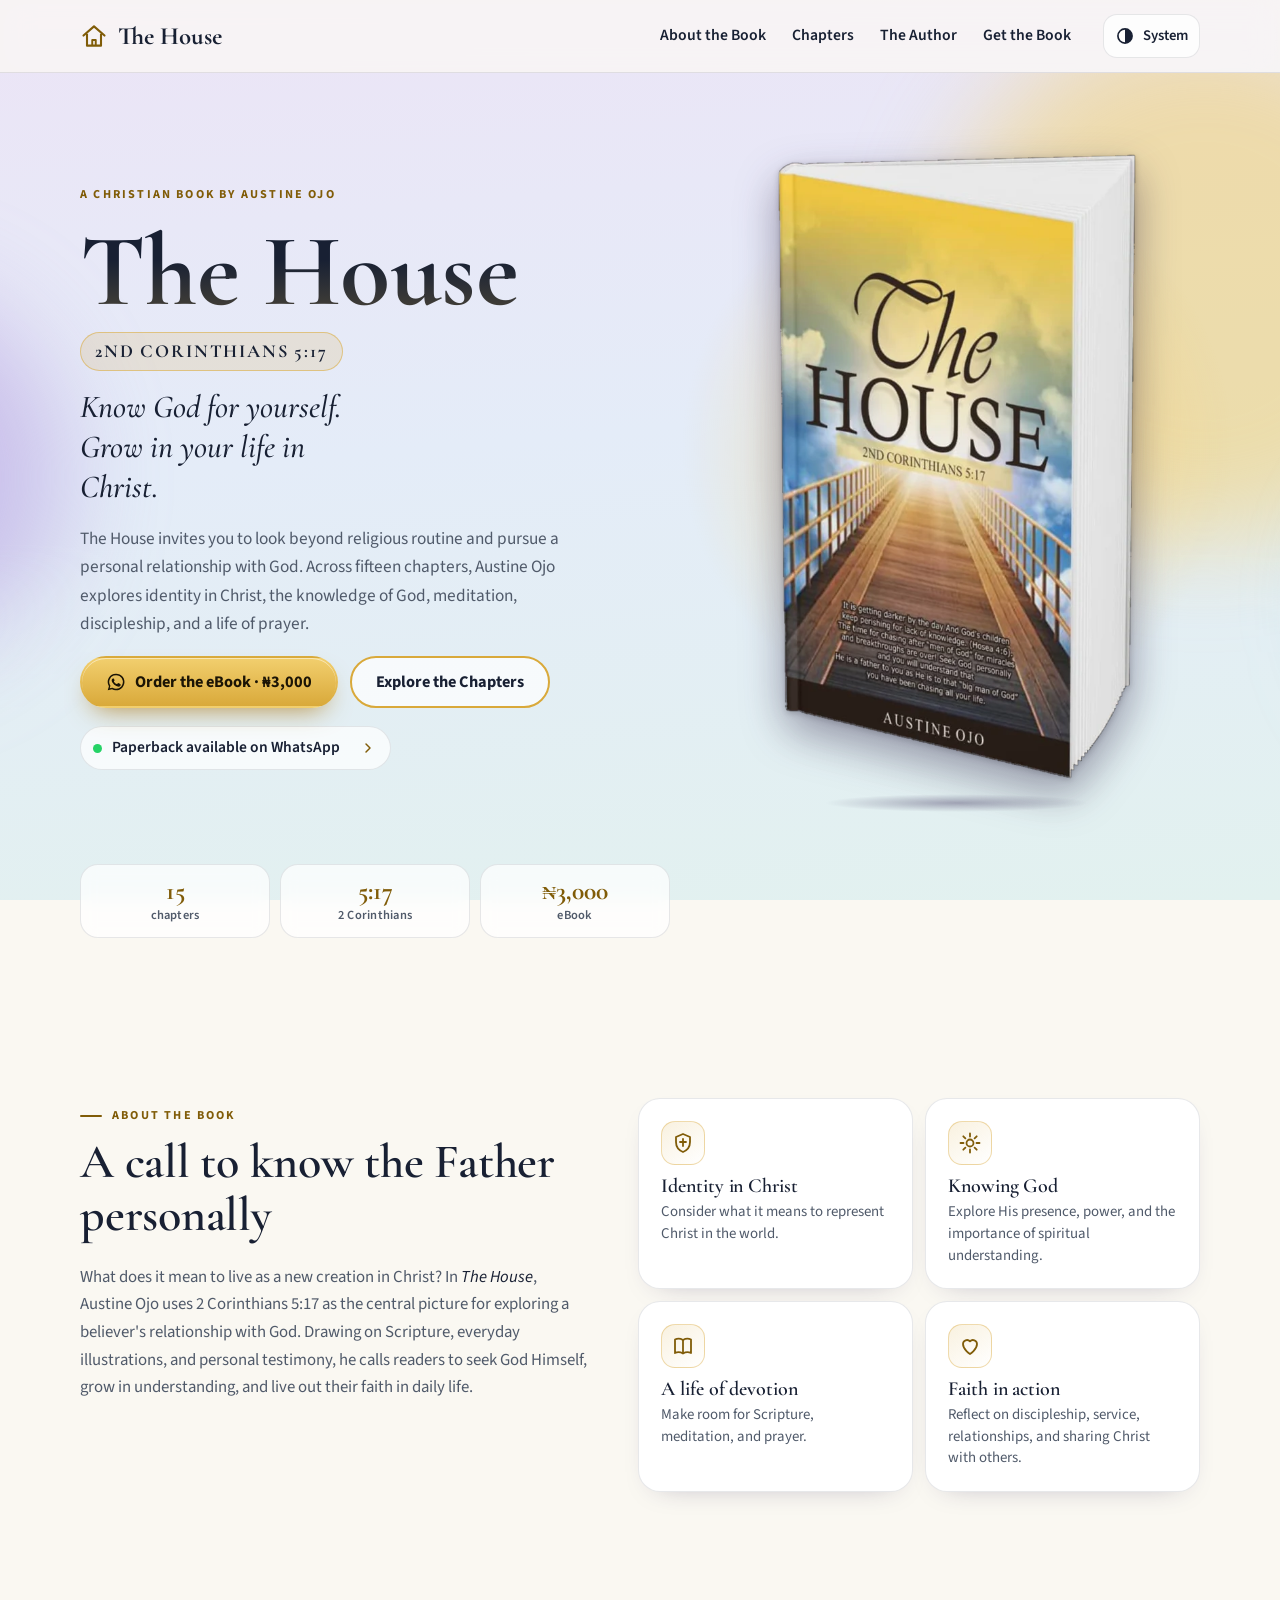
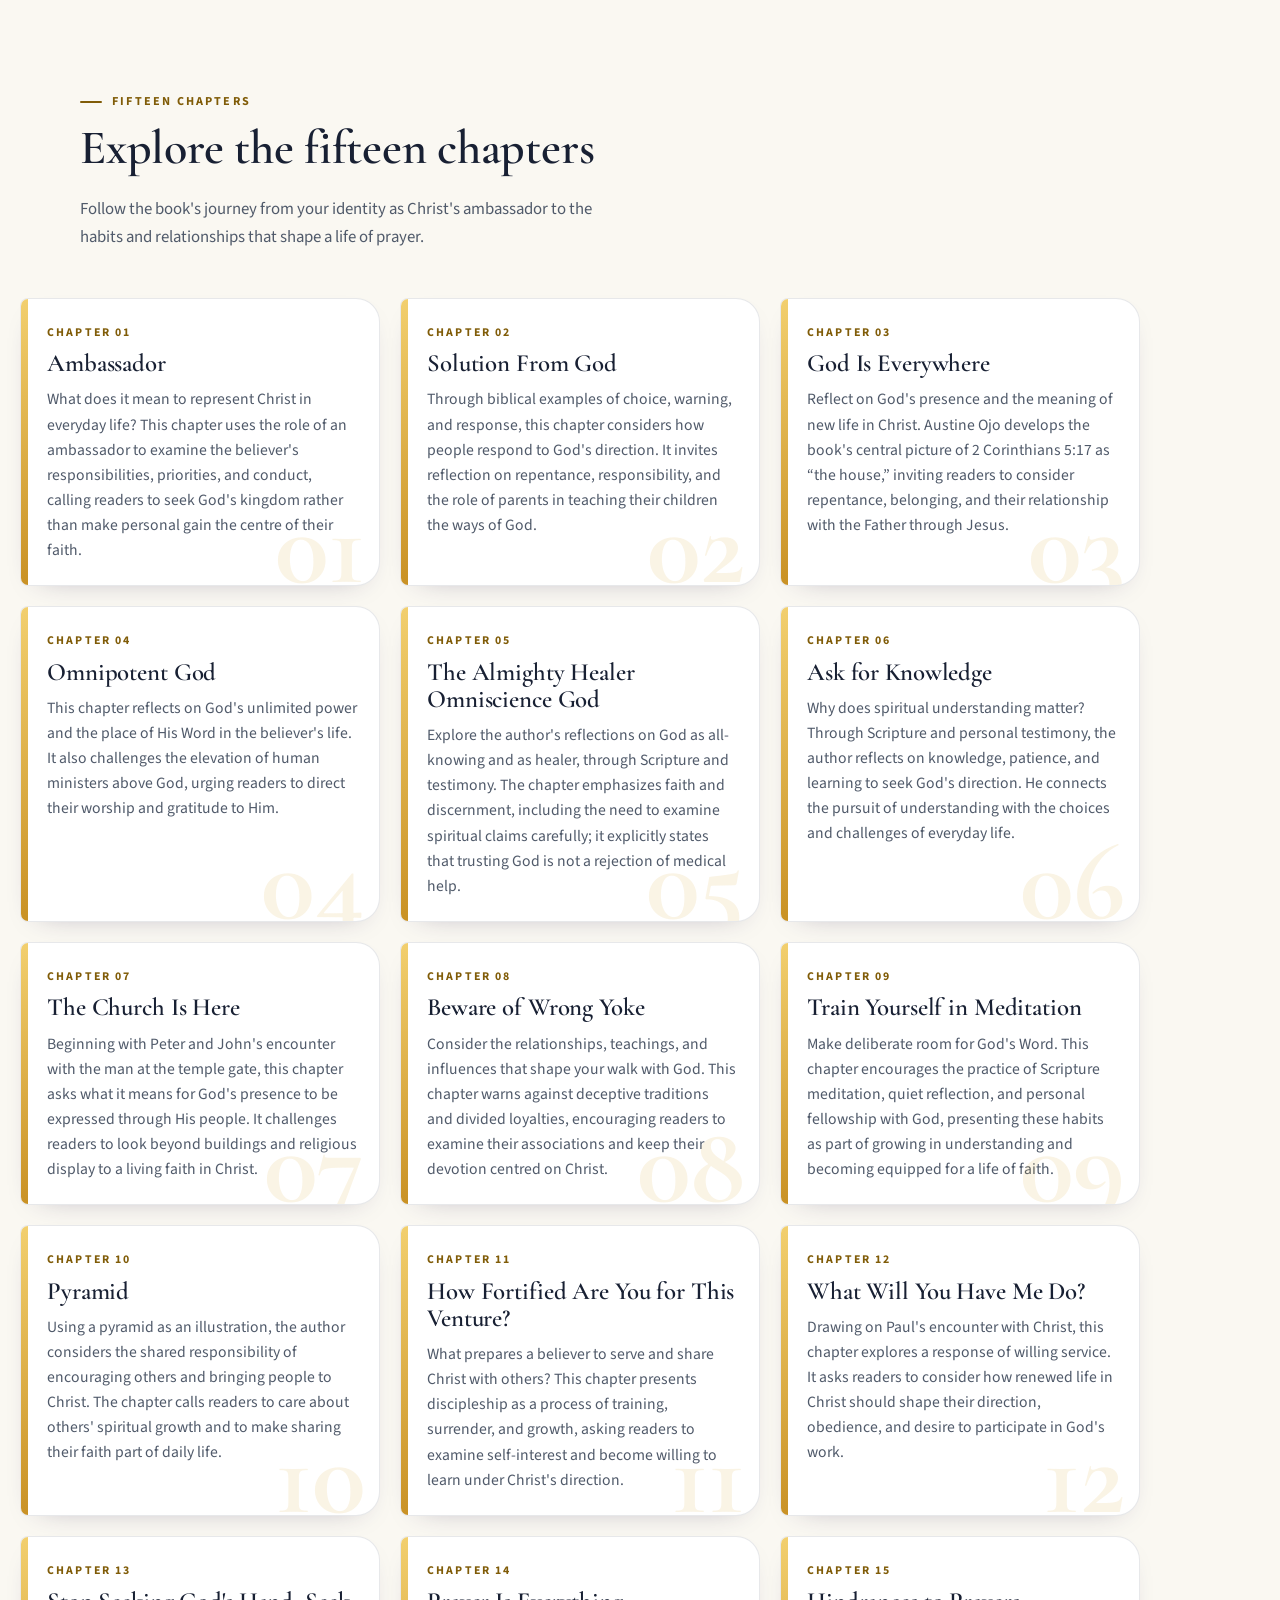
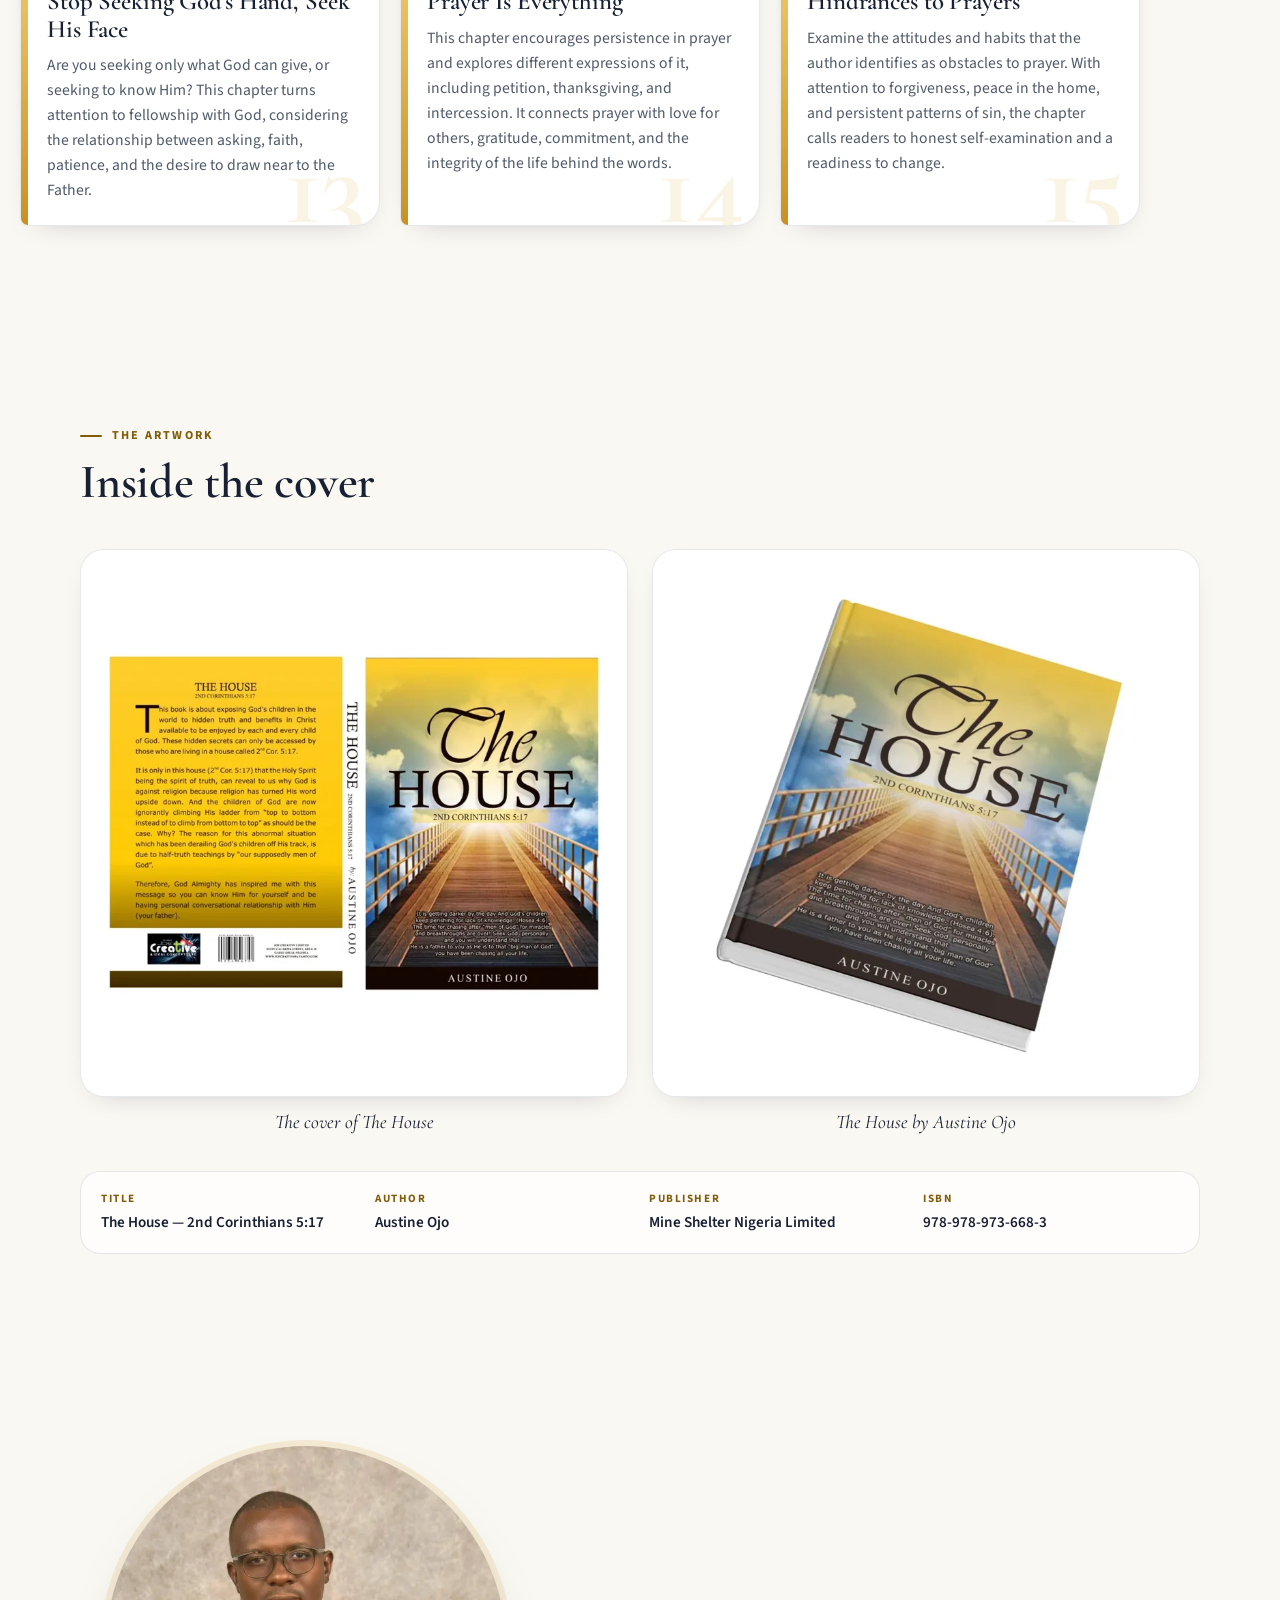
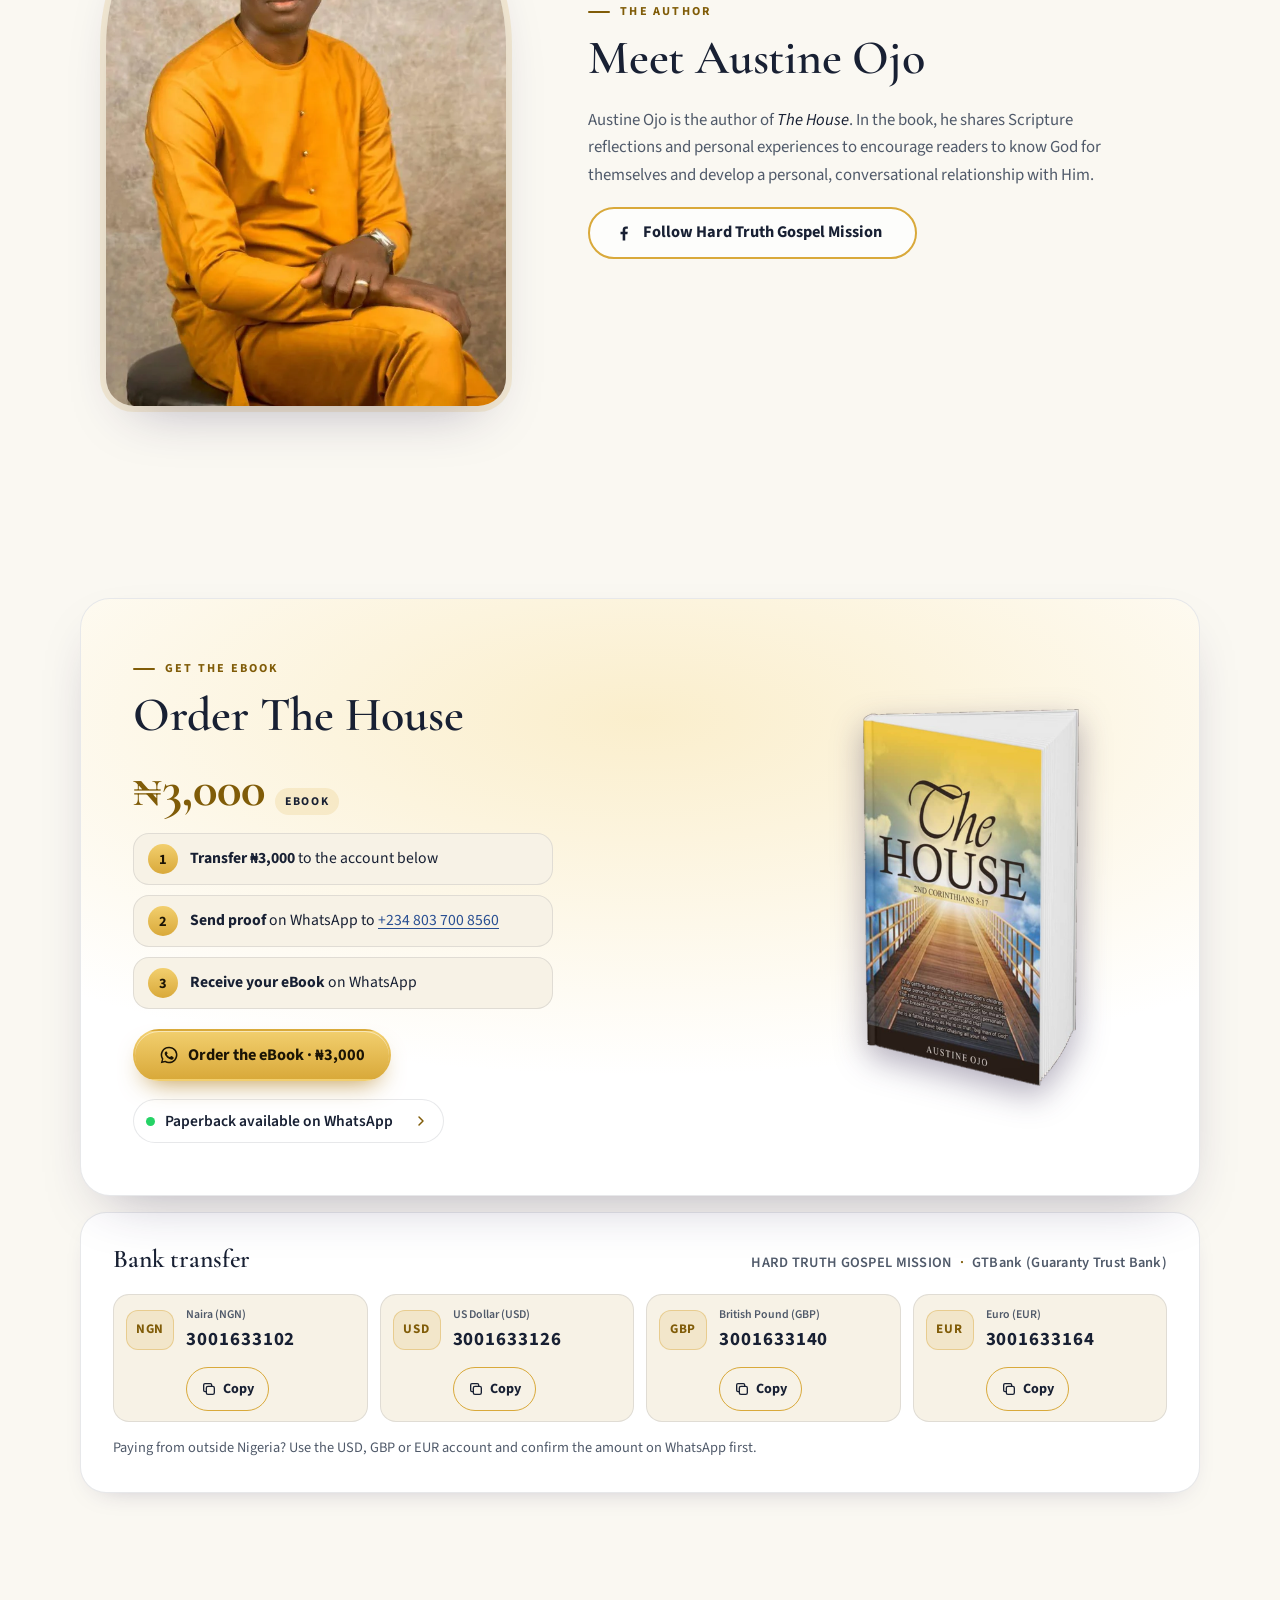
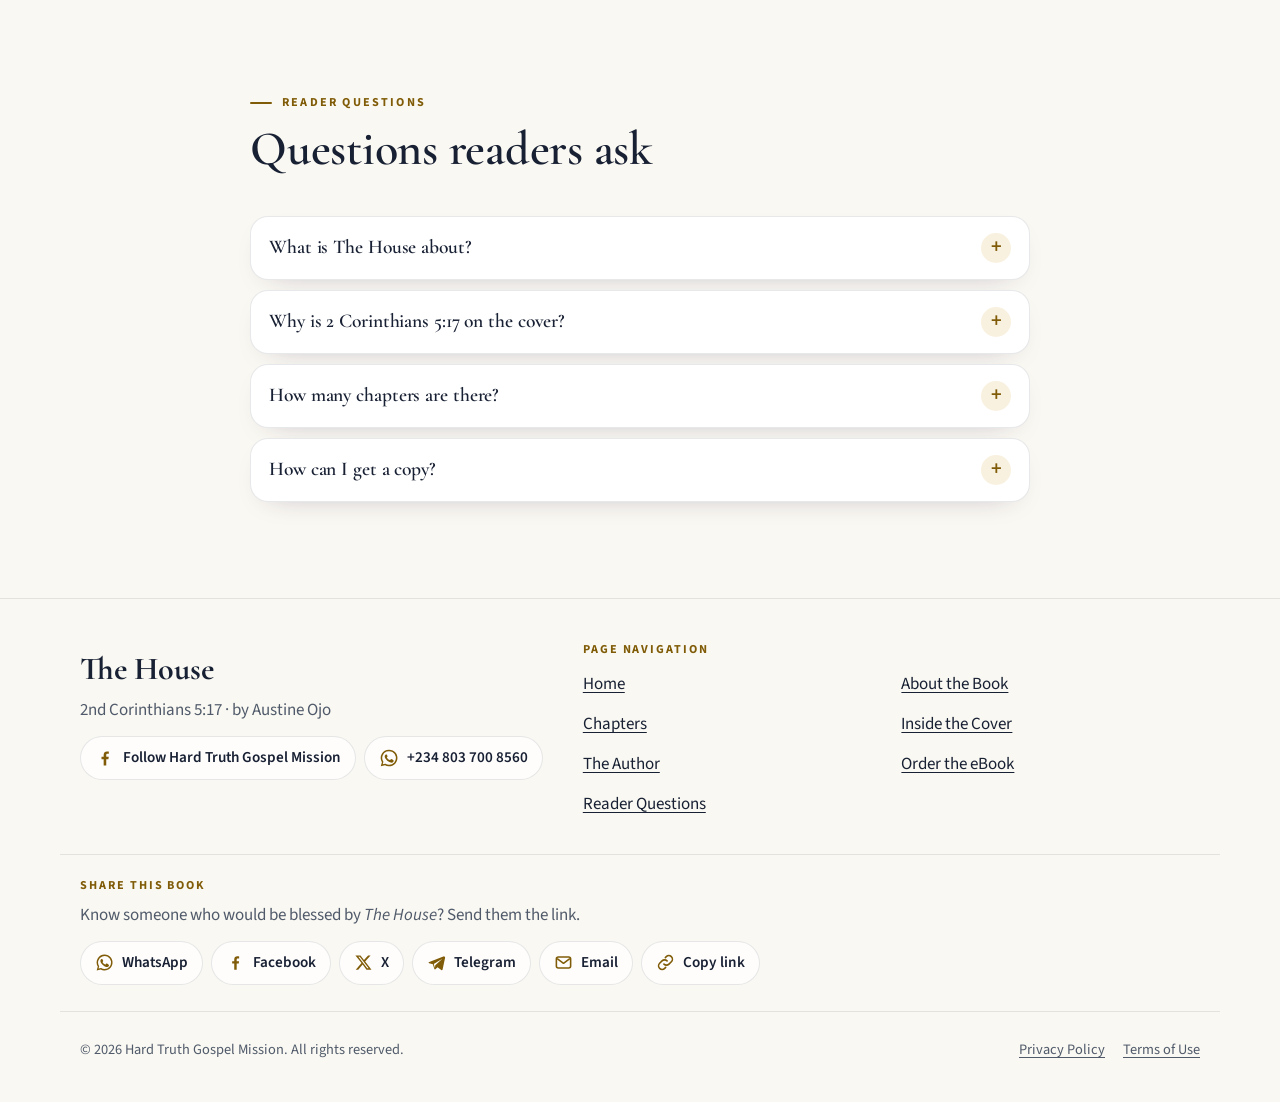
<file: index.html>
<!doctype html>
<html lang="en" data-theme-pref="system">
<head>
<meta charset="utf-8">
<meta name="viewport" content="width=device-width, initial-scale=1">
<title>The House by Austine Ojo | Life in Christ</title>
<meta name="description" content="Explore The House by Austine Ojo: 15 chapters on life in Christ, knowing God, meditation, discipleship and prayer. View chapter briefs and order the eBook.">
<meta name="author" content="Austine Ojo">
<meta name="robots" content="index, follow, max-image-preview:large">
<link rel="canonical" href="https://hardtruthgospelmission.org/">
<meta name="color-scheme" content="light dark">
<meta name="theme-color" content="#FAF8F2" media="(prefers-color-scheme: light)">
<meta name="theme-color" content="#101322" media="(prefers-color-scheme: dark)">

<!-- Open Graph -->
<meta property="og:type" content="website">
<meta property="og:site_name" content="The House">
<meta property="og:title" content="The House by Austine Ojo | Life in Christ">
<meta property="og:description" content="Explore The House by Austine Ojo: 15 chapters on life in Christ, knowing God, meditation, discipleship and prayer. View chapter briefs and order the eBook.">
<meta property="og:url" content="https://hardtruthgospelmission.org/">
<meta property="og:locale" content="en">
<meta property="og:image" content="https://hardtruthgospelmission.org/assets/the-house-book-thumbnail.jpg">
<meta property="og:image:secure_url" content="https://hardtruthgospelmission.org/assets/the-house-book-thumbnail.jpg">
<meta property="og:image:type" content="image/jpeg">
<meta property="og:image:width" content="1536">
<meta property="og:image:height" content="1536">
<meta property="og:image:alt" content="The House by Austine Ojo, a book about life in Christ">
<!-- X / Twitter card -->
<meta name="twitter:card" content="summary">
<meta name="twitter:title" content="The House by Austine Ojo | Life in Christ">
<meta name="twitter:description" content="Explore The House by Austine Ojo: 15 chapters on life in Christ, knowing God, meditation, discipleship and prayer. View chapter briefs and order the eBook.">
<meta name="twitter:image" content="https://hardtruthgospelmission.org/assets/the-house-book-thumbnail.jpg">
<meta name="twitter:image:alt" content="The House by Austine Ojo, a book about life in Christ">
<!-- Icons -->
<link rel="icon" href="favicon.ico" sizes="32x32">
<link rel="icon" href="icons/icon.svg" type="image/svg+xml">
<link rel="apple-touch-icon" href="icons/apple-touch-icon.png">
<link rel="manifest" href="site.webmanifest">
<!-- Apply saved appearance before first paint (no flash) -->
<script>
(function(){var p="system";try{p=localStorage.getItem("the-house-theme")||"system"}catch(e){}
if(p!=="day"&&p!=="night")p="system";var d=document.documentElement;d.setAttribute("data-theme-pref",p);
var dark=p==="night"||(p==="system"&&window.matchMedia&&matchMedia("(prefers-color-scheme: dark)").matches);
d.setAttribute("data-theme",dark?"dark":"light");d.classList.add("js");})();
</script>
<link rel="preconnect" href="https://fonts.googleapis.com">
<link rel="preconnect" href="https://fonts.gstatic.com" crossorigin>
<link rel="stylesheet" href="https://fonts.googleapis.com/css2?family=Cormorant+Garamond:ital,wght@0,500;0,600;0,700;1,500&family=Source+Sans+3:wght@400;600;700&display=swap">
<link rel="preload" as="image" href="assets/img/the-house-book-cutout-560.webp" imagesrcset="assets/img/the-house-book-cutout-360.webp 360w, assets/img/the-house-book-cutout-560.webp 560w, assets/img/the-house-book-cutout-786.webp 786w" imagesizes="(min-width: 960px) 380px, 62vw" type="image/webp" fetchpriority="high">
<link rel="stylesheet" href="styles.css?v=202611010959">
<script type="application/ld+json">
{
  "@context": "https://schema.org",
  "@graph": [
    {
      "@type": "WebSite",
      "@id": "https://hardtruthgospelmission.org/#website",
      "url": "https://hardtruthgospelmission.org/",
      "name": "The House",
      "inLanguage": "en",
      "about": {
        "@id": "https://hardtruthgospelmission.org/#book"
      },
      "copyrightYear": 2026,
      "copyrightHolder": {
        "@type": "Organization",
        "name": "Hard Truth Gospel Mission"
      }
    },
    {
      "@type": "WebPage",
      "@id": "https://hardtruthgospelmission.org/#webpage",
      "url": "https://hardtruthgospelmission.org/",
      "name": "The House by Austine Ojo | Life in Christ",
      "description": "Explore The House by Austine Ojo: 15 chapters on life in Christ, knowing God, meditation, discipleship and prayer. View chapter briefs and order the eBook.",
      "inLanguage": "en",
      "isPartOf": {
        "@id": "https://hardtruthgospelmission.org/#website"
      },
      "mainEntity": {
        "@id": "https://hardtruthgospelmission.org/#book"
      },
      "primaryImageOfPage": {
        "@type": "ImageObject",
        "url": "https://hardtruthgospelmission.org/assets/the-house-book-thumbnail.jpg",
        "width": 1536,
        "height": 1536
      }
    },
    {
      "@type": "Book",
      "@id": "https://hardtruthgospelmission.org/#book",
      "name": "The House",
      "alternativeHeadline": "2nd Corinthians 5:17",
      "author": {
        "@id": "https://hardtruthgospelmission.org/#author"
      },
      "inLanguage": "en",
      "isbn": "9789789736683",
      "publisher": {
        "@type": "Organization",
        "name": "Mine Shelter Nigeria Limited"
      },
      "description": "The House invites you to look beyond religious routine and pursue a personal relationship with God. Across fifteen chapters, Austine Ojo explores identity in Christ, the knowledge of God, meditation, discipleship, and a life of prayer.",
      "image": "https://hardtruthgospelmission.org/assets/the-house-book-thumbnail.jpg",
      "url": "https://hardtruthgospelmission.org/",
      "bookFormat": "https://schema.org/EBook",
      "offers": {
        "@type": "Offer",
        "price": "3000",
        "priceCurrency": "NGN",
        "url": "https://wa.me/2348037008560?text=Hello%2C%20I%20would%20like%20to%20order%20the%20eBook%20of%20The%20House%20by%20Austine%20Ojo%20%28%E2%82%A63%2C000%29.",
        "seller": {
          "@type": "Organization",
          "name": "Hard Truth Gospel Mission"
        }
      },
      "hasPart": [
        {
          "@type": "Chapter",
          "position": 1,
          "name": "Ambassador"
        },
        {
          "@type": "Chapter",
          "position": 2,
          "name": "Solution From God"
        },
        {
          "@type": "Chapter",
          "position": 3,
          "name": "God Is Everywhere"
        },
        {
          "@type": "Chapter",
          "position": 4,
          "name": "Omnipotent God"
        },
        {
          "@type": "Chapter",
          "position": 5,
          "name": "The Almighty Healer Omniscience God"
        },
        {
          "@type": "Chapter",
          "position": 6,
          "name": "Ask for Knowledge"
        },
        {
          "@type": "Chapter",
          "position": 7,
          "name": "The Church Is Here"
        },
        {
          "@type": "Chapter",
          "position": 8,
          "name": "Beware of Wrong Yoke"
        },
        {
          "@type": "Chapter",
          "position": 9,
          "name": "Train Yourself in Meditation"
        },
        {
          "@type": "Chapter",
          "position": 10,
          "name": "Pyramid"
        },
        {
          "@type": "Chapter",
          "position": 11,
          "name": "How Fortified Are You for This Venture?"
        },
        {
          "@type": "Chapter",
          "position": 12,
          "name": "What Will You Have Me Do?"
        },
        {
          "@type": "Chapter",
          "position": 13,
          "name": "Stop Seeking God's Hand, Seek His Face"
        },
        {
          "@type": "Chapter",
          "position": 14,
          "name": "Prayer Is Everything"
        },
        {
          "@type": "Chapter",
          "position": 15,
          "name": "Hindrances to Prayers"
        }
      ]
    },
    {
      "@type": "Person",
      "@id": "https://hardtruthgospelmission.org/#author",
      "name": "Austine Ojo",
      "image": "https://hardtruthgospelmission.org/assets/austine-ojo-portrait.jpg"
    }
  ]
}
</script>
</head>
<body>
<a class="skip-link" href="#main">Skip to content</a>

<header class="site-header" id="site-header">
  <div class="container header-inner">
    <a class="wordmark" href="#top" aria-label="The House — back to top">
      <svg class="wordmark-icon" viewBox="0 0 32 32" aria-hidden="true" focusable="false"><path d="M4 15.5 16 5l12 10.5" fill="none" stroke="currentColor" stroke-width="2.4" stroke-linecap="round" stroke-linejoin="round"/><path d="M8 13.5V27h16V13.5" fill="none" stroke="currentColor" stroke-width="2.4" stroke-linejoin="round"/><path d="M14 27v-6.5h4V27" fill="none" stroke="currentColor" stroke-width="2.2" stroke-linejoin="round"/></svg>
      <span>The House</span>
    </a>

    <nav class="primary-nav" id="primary-nav" aria-label="Main">
      <ul>
        <li><a href="#about"><span class="nav-num" aria-hidden="true">01</span>About the Book</a></li>
        <li><a href="#chapters"><span class="nav-num" aria-hidden="true">02</span>Chapters</a></li>
        <li><a href="#author"><span class="nav-num" aria-hidden="true">03</span>The Author</a></li>
        <li><a href="#get-the-book"><span class="nav-num" aria-hidden="true">04</span>Get the Book</a></li>
      </ul>
      <a class="btn btn-primary nav-cta" href="https://wa.me/2348037008560?text=Hello%2C%20I%20would%20like%20to%20order%20the%20eBook%20of%20The%20House%20by%20Austine%20Ojo%20%28%E2%82%A63%2C000%29." target="_blank" rel="noopener noreferrer" data-track="order-menu"><svg class="btn-icon" viewBox="0 0 24 24" aria-hidden="true" focusable="false"><path fill="currentColor" d="M12 2a9.9 9.9 0 0 0-8.5 15l-1.4 5 5.1-1.3A10 10 0 1 0 12 2Zm0 18.2a8.2 8.2 0 0 1-4.2-1.2l-.3-.2-3 .8.8-3-.2-.3A8.2 8.2 0 1 1 12 20.2Zm4.5-6.1c-.2-.1-1.5-.7-1.7-.8-.2-.1-.4-.1-.6.1l-.8 1c-.1.2-.3.2-.5.1a6.7 6.7 0 0 1-3.3-2.9c-.3-.4.2-.4.7-1.3.1-.2 0-.3 0-.4l-.8-1.8c-.2-.5-.4-.4-.6-.4h-.5a1 1 0 0 0-.7.3 3 3 0 0 0-.9 2.2 5.2 5.2 0 0 0 1.1 2.7 11.8 11.8 0 0 0 4.5 4c1.7.7 2.3.8 3.2.7a2.7 2.7 0 0 0 1.8-1.3 2.2 2.2 0 0 0 .2-1.3c-.1-.1-.3-.2-.5-.3Z"/></svg>Order the eBook · ₦3,000<span class="sr-only"> on WhatsApp (opens in a new tab)</span></a>
    </nav>

    <div class="header-actions">
      <button class="icon-btn theme-toggle" type="button" id="theme-toggle" aria-label="Appearance: System. Switch to Day" title="Appearance: System">
        <svg class="ti ti-day" viewBox="0 0 24 24" aria-hidden="true" focusable="false"><circle cx="12" cy="12" r="4.2" fill="currentColor"/><g stroke="currentColor" stroke-width="2" stroke-linecap="round"><path d="M12 2.5v2.2M12 19.3v2.2M2.5 12h2.2M19.3 12h2.2M5.3 5.3l1.6 1.6M17.1 17.1l1.6 1.6M5.3 18.7l1.6-1.6M17.1 6.9l1.6-1.6"/></g></svg>
        <svg class="ti ti-night" viewBox="0 0 24 24" aria-hidden="true" focusable="false"><path d="M20 14.6A8.4 8.4 0 0 1 9.4 4a8.4 8.4 0 1 0 10.6 10.6Z" fill="currentColor"/></svg>
        <svg class="ti ti-system" viewBox="0 0 24 24" aria-hidden="true" focusable="false"><circle cx="12" cy="12" r="8.5" fill="none" stroke="currentColor" stroke-width="2"/><path d="M12 3.5a8.5 8.5 0 0 1 0 17Z" fill="currentColor"/></svg>
        <span class="theme-toggle-label" aria-hidden="true">System</span>
      </button>
      <button class="icon-btn menu-toggle" type="button" aria-expanded="false" aria-controls="primary-nav" aria-label="Open menu">
        <span class="menu-toggle-bars" aria-hidden="true"></span>
      </button>
    </div>
  </div>
  <p class="sr-only" aria-live="polite" id="theme-status"></p>
</header>

<main id="main" tabindex="-1">

  <!-- HERO -->
  <section class="hero" id="top" aria-labelledby="hero-title">
    <div class="hero-glow" aria-hidden="true"><span class="orb orb-1"></span><span class="orb orb-2"></span><span class="orb orb-3"></span></div>
    <div class="container hero-grid">
      <div class="hero-art">
        <div class="book-stage">
          <span class="book-halo" aria-hidden="true"></span>
          <picture>
            <source type="image/webp" srcset="assets/img/the-house-book-cutout-360.webp 360w, assets/img/the-house-book-cutout-560.webp 560w, assets/img/the-house-book-cutout-786.webp 786w" sizes="(min-width: 960px) 380px, 62vw">
            <img class="book-float" src="assets/img/the-house-book-cutout-560.png" width="786" height="1337" alt="The House by Austine Ojo, a book about life in Christ" fetchpriority="high" decoding="async">
          </picture>
          <span class="book-shadow" aria-hidden="true"></span>
        </div>
      </div>
      <div class="hero-copy">
        <p class="eyebrow">A Christian book by Austine Ojo</p>
        <h1 id="hero-title">The House</h1>
        <p class="hero-subtitle">2nd Corinthians 5:17</p>
        <p class="hero-lead">Know God for yourself. Grow in your life in Christ.</p>
        <p class="hero-body">The House invites you to look beyond religious routine and pursue a personal relationship with God. Across fifteen chapters, Austine Ojo explores identity in Christ, the knowledge of God, meditation, discipleship, and a life of prayer.</p>
        <div class="button-row">
          <a class="btn btn-primary" href="https://wa.me/2348037008560?text=Hello%2C%20I%20would%20like%20to%20order%20the%20eBook%20of%20The%20House%20by%20Austine%20Ojo%20%28%E2%82%A63%2C000%29." target="_blank" rel="noopener noreferrer" data-track="order-hero"><svg class="btn-icon" viewBox="0 0 24 24" aria-hidden="true" focusable="false"><path fill="currentColor" d="M12 2a9.9 9.9 0 0 0-8.5 15l-1.4 5 5.1-1.3A10 10 0 1 0 12 2Zm0 18.2a8.2 8.2 0 0 1-4.2-1.2l-.3-.2-3 .8.8-3-.2-.3A8.2 8.2 0 1 1 12 20.2Zm4.5-6.1c-.2-.1-1.5-.7-1.7-.8-.2-.1-.4-.1-.6.1l-.8 1c-.1.2-.3.2-.5.1a6.7 6.7 0 0 1-3.3-2.9c-.3-.4.2-.4.7-1.3.1-.2 0-.3 0-.4l-.8-1.8c-.2-.5-.4-.4-.6-.4h-.5a1 1 0 0 0-.7.3 3 3 0 0 0-.9 2.2 5.2 5.2 0 0 0 1.1 2.7 11.8 11.8 0 0 0 4.5 4c1.7.7 2.3.8 3.2.7a2.7 2.7 0 0 0 1.8-1.3 2.2 2.2 0 0 0 .2-1.3c-.1-.1-.3-.2-.5-.3Z"/></svg>Order the eBook · ₦3,000<span class="sr-only"> on WhatsApp (opens in a new tab)</span></a>
          <a class="btn btn-ghost" href="#chapters" data-track="chapters-hero">Explore the Chapters</a>
        </div>
        <a class="paperback-pill" href="https://wa.me/2348037008560?text=Hello%2C%20I%20would%20like%20to%20order%20a%20paperback%20copy%20of%20The%20House%20by%20Austine%20Ojo." target="_blank" rel="noopener noreferrer" data-track="paperback-hero">
          <span class="pill-dot" aria-hidden="true"></span>Paperback available on WhatsApp<span class="sr-only"> (opens in a new tab)</span>
          <svg viewBox="0 0 24 24" aria-hidden="true" focusable="false"><path d="M9 6l6 6-6 6" fill="none" stroke="currentColor" stroke-width="2.2" stroke-linecap="round" stroke-linejoin="round"/></svg>
        </a>
      </div>
    </div>
    <ul class="container quick-facts" aria-label="At a glance">
      <li><strong>15</strong><span>chapters</span></li>
      <li><strong>5:17</strong><span>2 Corinthians</span></li>
      <li><strong>₦3,000</strong><span>eBook</span></li>
    </ul>
  </section>

  <!-- ABOUT -->
  <section class="section" id="about" aria-labelledby="about-title">
    <div class="container">
      <div class="about-grid">
        <div class="about-intro">
          <p class="section-kicker">About the Book</p>
          <h2 id="about-title">A call to know the Father personally</h2>
          <p class="prose">What does it mean to live as a new creation in Christ? In <cite>The House</cite>, Austine Ojo uses 2 Corinthians 5:17 as the central picture for exploring a believer's relationship with God. Drawing on Scripture, everyday illustrations, and personal testimony, he calls readers to seek God Himself, grow in understanding, and live out their faith in daily life.</p>
        </div>
        <ul class="theme-list" aria-label="Themes of the book">
          <li class="theme-item">
            <span class="theme-icon" aria-hidden="true"><svg viewBox="0 0 24 24"><path d="M12 3l7 3v5c0 4.5-3 8.3-7 10-4-1.7-7-5.5-7-10V6l7-3Z" fill="none" stroke="currentColor" stroke-width="1.8" stroke-linejoin="round"/><path d="M12 8v7M9 11h6" stroke="currentColor" stroke-width="1.8" stroke-linecap="round"/></svg></span>
            <h3>Identity in Christ</h3>
            <p>Consider what it means to represent Christ in the world.</p>
          </li>
          <li class="theme-item">
            <span class="theme-icon" aria-hidden="true"><svg viewBox="0 0 24 24"><circle cx="12" cy="12" r="3.5" fill="none" stroke="currentColor" stroke-width="1.8"/><path d="M12 2.5v3M12 18.5v3M2.5 12h3M18.5 12h3M5.3 5.3l2.1 2.1M16.6 16.6l2.1 2.1M5.3 18.7l2.1-2.1M16.6 7.4l2.1-2.1" stroke="currentColor" stroke-width="1.8" stroke-linecap="round"/></svg></span>
            <h3>Knowing God</h3>
            <p>Explore His presence, power, and the importance of spiritual understanding.</p>
          </li>
          <li class="theme-item">
            <span class="theme-icon" aria-hidden="true"><svg viewBox="0 0 24 24"><path d="M4 5.5C6.5 4.3 9.3 4.4 12 6c2.7-1.6 5.5-1.7 8-.5V19c-2.5-1.2-5.3-1.1-8 .5-2.7-1.6-5.5-1.7-8-.5V5.5Z" fill="none" stroke="currentColor" stroke-width="1.8" stroke-linejoin="round"/><path d="M12 6v13.5" stroke="currentColor" stroke-width="1.8"/></svg></span>
            <h3>A life of devotion</h3>
            <p>Make room for Scripture, meditation, and prayer.</p>
          </li>
          <li class="theme-item">
            <span class="theme-icon" aria-hidden="true"><svg viewBox="0 0 24 24"><path d="M12 20s-7-4.4-7-10a4 4 0 0 1 7-2.6A4 4 0 0 1 19 10c0 5.6-7 10-7 10Z" fill="none" stroke="currentColor" stroke-width="1.8" stroke-linejoin="round"/></svg></span>
            <h3>Faith in action</h3>
            <p>Reflect on discipleship, service, relationships, and sharing Christ with others.</p>
          </li>
        </ul>
      </div>
    </div>
  </section>

  <!-- CHAPTERS -->
  <section class="section section-chapters" id="chapters" aria-labelledby="chapters-title">
    <div class="container">
      <div class="section-head">
        <p class="section-kicker">Fifteen chapters</p>
        <h2 id="chapters-title">Explore the fifteen chapters</h2>
        <p class="prose">Follow the book's journey from your identity as Christ's ambassador to the habits and relationships that shape a life of prayer.</p>
      </div>
    </div>
    <div class="chapter-rail">
      <ol class="container chapter-grid" id="chapter-list" role="list" tabindex="0" aria-label="Chapters, swipe to browse on small screens">
        <li class="chapter-card" id="chapter-01" data-num="01">
          <p class="chapter-num">Chapter 01</p>
          <h3>Ambassador</h3>
          <p>What does it mean to represent Christ in everyday life? This chapter uses the role of an ambassador to examine the believer&#x27;s responsibilities, priorities, and conduct, calling readers to seek God&#x27;s kingdom rather than make personal gain the centre of their faith.</p>
        </li>
        <li class="chapter-card" id="chapter-02" data-num="02">
          <p class="chapter-num">Chapter 02</p>
          <h3>Solution From God</h3>
          <p>Through biblical examples of choice, warning, and response, this chapter considers how people respond to God&#x27;s direction. It invites reflection on repentance, responsibility, and the role of parents in teaching their children the ways of God.</p>
        </li>
        <li class="chapter-card" id="chapter-03" data-num="03">
          <p class="chapter-num">Chapter 03</p>
          <h3>God Is Everywhere</h3>
          <p>Reflect on God&#x27;s presence and the meaning of new life in Christ. Austine Ojo develops the book&#x27;s central picture of 2 Corinthians 5:17 as “the house,” inviting readers to consider repentance, belonging, and their relationship with the Father through Jesus.</p>
        </li>
        <li class="chapter-card" id="chapter-04" data-num="04">
          <p class="chapter-num">Chapter 04</p>
          <h3>Omnipotent God</h3>
          <p>This chapter reflects on God&#x27;s unlimited power and the place of His Word in the believer&#x27;s life. It also challenges the elevation of human ministers above God, urging readers to direct their worship and gratitude to Him.</p>
        </li>
        <li class="chapter-card" id="chapter-05" data-num="05">
          <p class="chapter-num">Chapter 05</p>
          <h3>The Almighty Healer Omniscience God</h3>
          <p>Explore the author&#x27;s reflections on God as all-knowing and as healer, through Scripture and testimony. The chapter emphasizes faith and discernment, including the need to examine spiritual claims carefully; it explicitly states that trusting God is not a rejection of medical help.</p>
        </li>
        <li class="chapter-card" id="chapter-06" data-num="06">
          <p class="chapter-num">Chapter 06</p>
          <h3>Ask for Knowledge</h3>
          <p>Why does spiritual understanding matter? Through Scripture and personal testimony, the author reflects on knowledge, patience, and learning to seek God&#x27;s direction. He connects the pursuit of understanding with the choices and challenges of everyday life.</p>
        </li>
        <li class="chapter-card" id="chapter-07" data-num="07">
          <p class="chapter-num">Chapter 07</p>
          <h3>The Church Is Here</h3>
          <p>Beginning with Peter and John&#x27;s encounter with the man at the temple gate, this chapter asks what it means for God&#x27;s presence to be expressed through His people. It challenges readers to look beyond buildings and religious display to a living faith in Christ.</p>
        </li>
        <li class="chapter-card" id="chapter-08" data-num="08">
          <p class="chapter-num">Chapter 08</p>
          <h3>Beware of Wrong Yoke</h3>
          <p>Consider the relationships, teachings, and influences that shape your walk with God. This chapter warns against deceptive traditions and divided loyalties, encouraging readers to examine their associations and keep their devotion centred on Christ.</p>
        </li>
        <li class="chapter-card" id="chapter-09" data-num="09">
          <p class="chapter-num">Chapter 09</p>
          <h3>Train Yourself in Meditation</h3>
          <p>Make deliberate room for God&#x27;s Word. This chapter encourages the practice of Scripture meditation, quiet reflection, and personal fellowship with God, presenting these habits as part of growing in understanding and becoming equipped for a life of faith.</p>
        </li>
        <li class="chapter-card" id="chapter-10" data-num="10">
          <p class="chapter-num">Chapter 10</p>
          <h3>Pyramid</h3>
          <p>Using a pyramid as an illustration, the author considers the shared responsibility of encouraging others and bringing people to Christ. The chapter calls readers to care about others&#x27; spiritual growth and to make sharing their faith part of daily life.</p>
        </li>
        <li class="chapter-card" id="chapter-11" data-num="11">
          <p class="chapter-num">Chapter 11</p>
          <h3>How Fortified Are You for This Venture?</h3>
          <p>What prepares a believer to serve and share Christ with others? This chapter presents discipleship as a process of training, surrender, and growth, asking readers to examine self-interest and become willing to learn under Christ&#x27;s direction.</p>
        </li>
        <li class="chapter-card" id="chapter-12" data-num="12">
          <p class="chapter-num">Chapter 12</p>
          <h3>What Will You Have Me Do?</h3>
          <p>Drawing on Paul&#x27;s encounter with Christ, this chapter explores a response of willing service. It asks readers to consider how renewed life in Christ should shape their direction, obedience, and desire to participate in God&#x27;s work.</p>
        </li>
        <li class="chapter-card" id="chapter-13" data-num="13">
          <p class="chapter-num">Chapter 13</p>
          <h3>Stop Seeking God&#x27;s Hand, Seek His Face</h3>
          <p>Are you seeking only what God can give, or seeking to know Him? This chapter turns attention to fellowship with God, considering the relationship between asking, faith, patience, and the desire to draw near to the Father.</p>
        </li>
        <li class="chapter-card" id="chapter-14" data-num="14">
          <p class="chapter-num">Chapter 14</p>
          <h3>Prayer Is Everything</h3>
          <p>This chapter encourages persistence in prayer and explores different expressions of it, including petition, thanksgiving, and intercession. It connects prayer with love for others, gratitude, commitment, and the integrity of the life behind the words.</p>
        </li>
        <li class="chapter-card" id="chapter-15" data-num="15">
          <p class="chapter-num">Chapter 15</p>
          <h3>Hindrances to Prayers</h3>
          <p>Examine the attitudes and habits that the author identifies as obstacles to prayer. With attention to forgiveness, peace in the home, and persistent patterns of sin, the chapter calls readers to honest self-examination and a readiness to change.</p>
        </li>
      </ol>
    </div>
    <div class="container rail-controls" aria-hidden="true">
      <button type="button" class="rail-btn" data-rail="prev" tabindex="-1" aria-label="Previous chapter"><svg viewBox="0 0 24 24"><path d="M15 6l-6 6 6 6" fill="none" stroke="currentColor" stroke-width="2.2" stroke-linecap="round" stroke-linejoin="round"/></svg></button>
      <div class="rail-progress"><span class="rail-bar" id="rail-bar"></span></div>
      <span class="rail-count" id="rail-count">01 / 15</span>
      <button type="button" class="rail-btn" data-rail="next" tabindex="-1" aria-label="Next chapter"><svg viewBox="0 0 24 24"><path d="M9 6l6 6-6 6" fill="none" stroke="currentColor" stroke-width="2.2" stroke-linecap="round" stroke-linejoin="round"/></svg></button>
    </div>
  </section>

  <!-- INSIDE / ARTWORK -->
  <section class="section" id="inside" aria-labelledby="inside-title">
    <div class="container">
      <div class="section-head">
        <p class="section-kicker">The artwork</p>
        <h2 id="inside-title">Inside the cover</h2>
      </div>
      <div class="gallery">
        <figure class="gallery-item">
          <div class="gallery-frame">
            <picture>
              <source type="image/webp" srcset="assets/img/the-house-wraparound-480.webp 480w, assets/img/the-house-wraparound-800.webp 800w, assets/img/the-house-wraparound-1200.webp 1200w" sizes="(min-width: 760px) 520px, 80vw">
              <img src="assets/img/the-house-wraparound-800.jpg" width="1536" height="1536" alt="Front, spine and back cover of The House by Austine Ojo" loading="lazy" decoding="async">
            </picture>
          </div>
          <figcaption>The cover of The House</figcaption>
        </figure>
        <figure class="gallery-item">
          <div class="gallery-frame">
            <picture>
              <source type="image/webp" srcset="assets/img/the-house-angled-mockup-480.webp 480w, assets/img/the-house-angled-mockup-800.webp 800w, assets/img/the-house-angled-mockup-1200.webp 1200w" sizes="(min-width: 760px) 520px, 80vw">
              <img src="assets/img/the-house-angled-mockup-800.jpg" width="1536" height="1536" alt="Angled book mockup of The House by Austine Ojo" loading="lazy" decoding="async">
            </picture>
          </div>
          <figcaption>The House by Austine Ojo</figcaption>
        </figure>
      </div>
      <dl class="book-details" aria-label="Book details">
        <div><dt>Title</dt><dd>The House — 2nd Corinthians 5:17</dd></div>
        <div><dt>Author</dt><dd>Austine Ojo</dd></div>
        <div><dt>Publisher</dt><dd>Mine Shelter Nigeria Limited</dd></div>
        <div><dt>ISBN</dt><dd>978-978-973-668-3</dd></div>
      </dl>
    </div>
  </section>

  <!-- AUTHOR -->
  <section class="section section-author" id="author" aria-labelledby="author-title">
    <div class="container author-grid">
      <div class="author-portrait">
        <picture>
          <source type="image/webp" srcset="assets/img/austine-ojo-portrait-400.webp 400w, assets/img/austine-ojo-portrait-700.webp 700w, assets/img/austine-ojo-portrait-1097.webp 1097w" sizes="(min-width: 860px) 420px, 70vw">
          <img src="assets/img/austine-ojo-portrait-700.jpg" width="1097" height="1536" alt="Austine Ojo, author of The House" loading="lazy" decoding="async">
        </picture>
      </div>
      <div class="author-copy">
        <p class="section-kicker">The Author</p>
        <h2 id="author-title">Meet Austine Ojo</h2>
        <p class="prose">Austine Ojo is the author of <cite>The House</cite>. In the book, he shares Scripture reflections and personal experiences to encourage readers to know God for themselves and develop a personal, conversational relationship with Him.</p>
        <a class="btn btn-ghost" href="https://www.facebook.com/share/1FLTpqYwCx/" target="_blank" rel="noopener noreferrer" data-track="facebook-author">
          <svg class="btn-icon" viewBox="0 0 24 24" aria-hidden="true" focusable="false"><path fill="currentColor" d="M13.5 21v-7.6h2.6l.4-3h-3V8.5c0-.9.3-1.5 1.5-1.5h1.6V4.3c-.3 0-1.2-.1-2.3-.1-2.3 0-3.9 1.4-3.9 4v2.2H7.8v3h2.6V21h3.1Z"/></svg>
          Follow Hard Truth Gospel Mission<span class="sr-only"> on Facebook (opens in a new tab)</span>
        </a>
      </div>
    </div>
  </section>

  <!-- ORDER THE EBOOK -->
  <section class="section" id="get-the-book" aria-labelledby="order-title">
    <div class="container">
      <div class="order-panel">
        <div class="order-glow" aria-hidden="true"></div>
        <div class="order-copy">
          <p class="section-kicker">Get the eBook</p>
          <h2 id="order-title">Order The House</h2>
          <p class="price-tag"><span class="price">₦3,000</span> <span class="price-format">eBook</span></p>
          <ol class="order-steps">
            <li><span class="step-num" aria-hidden="true">1</span><span><strong>Transfer ₦3,000</strong> to the account below</span></li>
            <li><span class="step-num" aria-hidden="true">2</span><span><strong>Send proof</strong> on WhatsApp to <a href="https://wa.me/2348037008560" target="_blank" rel="noopener noreferrer" data-track="whatsapp-number">+234 803 700 8560</a></span></li>
            <li><span class="step-num" aria-hidden="true">3</span><span><strong>Receive your eBook</strong> on WhatsApp</span></li>
          </ol>
          <div class="button-row">
            <a class="btn btn-primary" href="https://wa.me/2348037008560?text=Hello%2C%20I%20would%20like%20to%20order%20the%20eBook%20of%20The%20House%20by%20Austine%20Ojo%20%28%E2%82%A63%2C000%29." target="_blank" rel="noopener noreferrer" data-track="order-closing"><svg class="btn-icon" viewBox="0 0 24 24" aria-hidden="true" focusable="false"><path fill="currentColor" d="M12 2a9.9 9.9 0 0 0-8.5 15l-1.4 5 5.1-1.3A10 10 0 1 0 12 2Zm0 18.2a8.2 8.2 0 0 1-4.2-1.2l-.3-.2-3 .8.8-3-.2-.3A8.2 8.2 0 1 1 12 20.2Zm4.5-6.1c-.2-.1-1.5-.7-1.7-.8-.2-.1-.4-.1-.6.1l-.8 1c-.1.2-.3.2-.5.1a6.7 6.7 0 0 1-3.3-2.9c-.3-.4.2-.4.7-1.3.1-.2 0-.3 0-.4l-.8-1.8c-.2-.5-.4-.4-.6-.4h-.5a1 1 0 0 0-.7.3 3 3 0 0 0-.9 2.2 5.2 5.2 0 0 0 1.1 2.7 11.8 11.8 0 0 0 4.5 4c1.7.7 2.3.8 3.2.7a2.7 2.7 0 0 0 1.8-1.3 2.2 2.2 0 0 0 .2-1.3c-.1-.1-.3-.2-.5-.3Z"/></svg>Order the eBook · ₦3,000<span class="sr-only"> on WhatsApp (opens in a new tab)</span></a>
          </div>
          <a class="paperback-pill" href="https://wa.me/2348037008560?text=Hello%2C%20I%20would%20like%20to%20order%20a%20paperback%20copy%20of%20The%20House%20by%20Austine%20Ojo." target="_blank" rel="noopener noreferrer" data-track="paperback-order">
            <span class="pill-dot" aria-hidden="true"></span>Paperback available on WhatsApp<span class="sr-only"> (opens in a new tab)</span>
            <svg viewBox="0 0 24 24" aria-hidden="true" focusable="false"><path d="M9 6l6 6-6 6" fill="none" stroke="currentColor" stroke-width="2.2" stroke-linecap="round" stroke-linejoin="round"/></svg>
          </a>
        </div>
        <div class="order-art" aria-hidden="true">
          <img src="assets/img/the-house-book-cutout-360.png" width="786" height="1337" alt="" loading="lazy" decoding="async">
        </div>
      </div>

      <div class="bank-panel" aria-labelledby="bank-title">
        <div class="bank-head">
          <h3 id="bank-title">Bank transfer</h3>
          <p class="bank-holder"><span>HARD TRUTH GOSPEL MISSION</span><span class="bank-sep" aria-hidden="true">·</span><span>GTBank (Guaranty Trust Bank)</span></p>
        </div>
        <ul class="bank-list" role="list">
          <li class="bank-row">
            <span class="bank-code" aria-hidden="true">NGN</span>
            <span class="bank-info"><span class="bank-cur">Naira (NGN)</span><span class="bank-num" id="acct-ngn">3001633102</span></span>
            <button type="button" class="copy-btn" data-copy="3001633102" aria-describedby="acct-ngn"><svg viewBox="0 0 24 24" aria-hidden="true" focusable="false"><rect x="8" y="8" width="12" height="12" rx="2.5" fill="none" stroke="currentColor" stroke-width="2"/><path d="M16 8V6a2 2 0 0 0-2-2H6a2 2 0 0 0-2 2v8a2 2 0 0 0 2 2h2" fill="none" stroke="currentColor" stroke-width="2"/></svg><span class="copy-label">Copy</span><span class="sr-only"> NGN account number</span></button>
          </li>
          <li class="bank-row">
            <span class="bank-code" aria-hidden="true">USD</span>
            <span class="bank-info"><span class="bank-cur">US Dollar (USD)</span><span class="bank-num" id="acct-usd">3001633126</span></span>
            <button type="button" class="copy-btn" data-copy="3001633126" aria-describedby="acct-usd"><svg viewBox="0 0 24 24" aria-hidden="true" focusable="false"><rect x="8" y="8" width="12" height="12" rx="2.5" fill="none" stroke="currentColor" stroke-width="2"/><path d="M16 8V6a2 2 0 0 0-2-2H6a2 2 0 0 0-2 2v8a2 2 0 0 0 2 2h2" fill="none" stroke="currentColor" stroke-width="2"/></svg><span class="copy-label">Copy</span><span class="sr-only"> USD account number</span></button>
          </li>
          <li class="bank-row">
            <span class="bank-code" aria-hidden="true">GBP</span>
            <span class="bank-info"><span class="bank-cur">British Pound (GBP)</span><span class="bank-num" id="acct-gbp">3001633140</span></span>
            <button type="button" class="copy-btn" data-copy="3001633140" aria-describedby="acct-gbp"><svg viewBox="0 0 24 24" aria-hidden="true" focusable="false"><rect x="8" y="8" width="12" height="12" rx="2.5" fill="none" stroke="currentColor" stroke-width="2"/><path d="M16 8V6a2 2 0 0 0-2-2H6a2 2 0 0 0-2 2v8a2 2 0 0 0 2 2h2" fill="none" stroke="currentColor" stroke-width="2"/></svg><span class="copy-label">Copy</span><span class="sr-only"> GBP account number</span></button>
          </li>
          <li class="bank-row">
            <span class="bank-code" aria-hidden="true">EUR</span>
            <span class="bank-info"><span class="bank-cur">Euro (EUR)</span><span class="bank-num" id="acct-eur">3001633164</span></span>
            <button type="button" class="copy-btn" data-copy="3001633164" aria-describedby="acct-eur"><svg viewBox="0 0 24 24" aria-hidden="true" focusable="false"><rect x="8" y="8" width="12" height="12" rx="2.5" fill="none" stroke="currentColor" stroke-width="2"/><path d="M16 8V6a2 2 0 0 0-2-2H6a2 2 0 0 0-2 2v8a2 2 0 0 0 2 2h2" fill="none" stroke="currentColor" stroke-width="2"/></svg><span class="copy-label">Copy</span><span class="sr-only"> EUR account number</span></button>
          </li>
        </ul>
        <p class="bank-note">Paying from outside Nigeria? Use the USD, GBP or EUR account and confirm the amount on WhatsApp first.</p>
      </div>
    </div>
  </section>

  <!-- FAQ -->
  <section class="section" id="faq" aria-labelledby="faq-title">
    <div class="container narrow">
      <div class="section-head">
        <p class="section-kicker">Reader questions</p>
        <h2 id="faq-title">Questions readers ask</h2>
      </div>
      <div class="faq-list">
        <details class="faq-item">
          <summary><h3>What is The House about?</h3></summary>
          <p>It explores life in Christ, knowing God personally, meditation, discipleship, and prayer through Scripture reflections and the author's experiences.</p>
        </details>
        <details class="faq-item">
          <summary><h3>Why is 2 Corinthians 5:17 on the cover?</h3></summary>
          <p>The author uses the verse's theme of new life in Christ as the central picture of “the house” throughout the book.</p>
        </details>
        <details class="faq-item">
          <summary><h3>How many chapters are there?</h3></summary>
          <p>There are fifteen chapters, from “Ambassador” to “Hindrances to Prayers.”</p>
        </details>
        <details class="faq-item">
          <summary><h3>How can I get a copy?</h3></summary>
          <p>Order the eBook for ₦3,000. Transfer to the Hard Truth Gospel Mission account shown in <a href="#get-the-book">Order the eBook</a>, then send your proof of payment on WhatsApp to <a href="https://wa.me/2348037008560" target="_blank" rel="noopener noreferrer" data-track="whatsapp-faq">+234 803 700 8560<span class="sr-only"> (opens in a new tab)</span></a>.</p>
        </details>
      </div>
    </div>
  </section>
</main>

<footer class="site-footer">
  <div class="container footer-grid">
    <div class="footer-brand">
      <p class="footer-title">The House</p>
      <p class="footer-sub">2nd Corinthians 5:17 · by Austine Ojo</p>
      <div class="footer-social">
        <a href="https://www.facebook.com/share/1FLTpqYwCx/" target="_blank" rel="noopener noreferrer" data-track="facebook-footer"><svg viewBox="0 0 24 24" aria-hidden="true" focusable="false"><path fill="currentColor" d="M13.5 21v-7.6h2.6l.4-3h-3V8.5c0-.9.3-1.5 1.5-1.5h1.6V4.3c-.3 0-1.2-.1-2.3-.1-2.3 0-3.9 1.4-3.9 4v2.2H7.8v3h2.6V21h3.1Z"/></svg><span>Follow Hard Truth Gospel Mission<span class="sr-only"> on Facebook (opens in a new tab)</span></span></a>
        <a href="https://wa.me/2348037008560" target="_blank" rel="noopener noreferrer" data-track="whatsapp-footer"><svg viewBox="0 0 24 24" aria-hidden="true" focusable="false"><path fill="currentColor" d="M12 2a9.9 9.9 0 0 0-8.5 15l-1.4 5 5.1-1.3A10 10 0 1 0 12 2Zm0 18.2a8.2 8.2 0 0 1-4.2-1.2l-.3-.2-3 .8.8-3-.2-.3A8.2 8.2 0 1 1 12 20.2Zm4.5-6.1c-.2-.1-1.5-.7-1.7-.8-.2-.1-.4-.1-.6.1l-.8 1c-.1.2-.3.2-.5.1a6.7 6.7 0 0 1-3.3-2.9c-.3-.4.2-.4.7-1.3.1-.2 0-.3 0-.4l-.8-1.8c-.2-.5-.4-.4-.6-.4h-.5a1 1 0 0 0-.7.3 3 3 0 0 0-.9 2.2 5.2 5.2 0 0 0 1.1 2.7 11.8 11.8 0 0 0 4.5 4c1.7.7 2.3.8 3.2.7a2.7 2.7 0 0 0 1.8-1.3 2.2 2.2 0 0 0 .2-1.3c-.1-.1-.3-.2-.5-.3Z"/></svg><span>+234 803 700 8560<span class="sr-only"> on WhatsApp (opens in a new tab)</span></span></a>
      </div>
    </div>
    <nav class="footer-nav" aria-labelledby="footer-nav-title">
      <h2 class="footer-heading" id="footer-nav-title">Page navigation</h2>
      <ul>
          <li><a href="#top">Home</a></li>
          <li><a href="#about">About the Book</a></li>
          <li><a href="#chapters">Chapters</a></li>
          <li><a href="#inside">Inside the Cover</a></li>
          <li><a href="#author">The Author</a></li>
          <li><a href="#get-the-book">Order the eBook</a></li>
          <li><a href="#faq">Reader Questions</a></li>
      </ul>
    </nav>
  </div>
  <div class="container footer-share" aria-labelledby="footer-share-title">
    <h2 class="footer-heading" id="footer-share-title">Share this book</h2>
    <p class="footer-share-note">Know someone who would be blessed by <cite>The House</cite>? Send them the link.</p>
    <ul class="share-list" role="list">
          <li><a class="share-btn share-whatsapp" href="https://wa.me/?text=The%20House%20by%20Austine%20Ojo%3A%20know%20God%20for%20yourself%20and%20grow%20in%20your%20life%20in%20Christ.%20https%3A//hardtruthgospelmission.org/" target="_blank" rel="noopener noreferrer" data-track="share-whatsapp"><svg viewBox="0 0 24 24" aria-hidden="true" focusable="false"><path fill="currentColor" d="M12 2a9.9 9.9 0 0 0-8.5 15l-1.4 5 5.1-1.3A10 10 0 1 0 12 2Zm0 18.2a8.2 8.2 0 0 1-4.2-1.2l-.3-.2-3 .8.8-3-.2-.3A8.2 8.2 0 1 1 12 20.2Zm4.5-6.1c-.2-.1-1.5-.7-1.7-.8-.2-.1-.4-.1-.6.1l-.8 1c-.1.2-.3.2-.5.1a6.7 6.7 0 0 1-3.3-2.9c-.3-.4.2-.4.7-1.3.1-.2 0-.3 0-.4l-.8-1.8c-.2-.5-.4-.4-.6-.4h-.5a1 1 0 0 0-.7.3 3 3 0 0 0-.9 2.2 5.2 5.2 0 0 0 1.1 2.7 11.8 11.8 0 0 0 4.5 4c1.7.7 2.3.8 3.2.7a2.7 2.7 0 0 0 1.8-1.3 2.2 2.2 0 0 0 .2-1.3c-.1-.1-.3-.2-.5-.3Z"/></svg><span>WhatsApp</span><span class="sr-only"> — share this book (opens in a new tab)</span></a></li>
          <li><a class="share-btn share-facebook" href="https://www.facebook.com/sharer/sharer.php?u=https%3A%2F%2Fhardtruthgospelmission.org%2F" target="_blank" rel="noopener noreferrer" data-track="share-facebook"><svg viewBox="0 0 24 24" aria-hidden="true" focusable="false"><path fill="currentColor" d="M13.5 21v-7.6h2.6l.4-3h-3V8.5c0-.9.3-1.5 1.5-1.5h1.6V4.3c-.3 0-1.2-.1-2.3-.1-2.3 0-3.9 1.4-3.9 4v2.2H7.8v3h2.6V21h3.1Z"/></svg><span>Facebook</span><span class="sr-only"> — share this book (opens in a new tab)</span></a></li>
          <li><a class="share-btn share-x" href="https://x.com/intent/post?text=The%20House%20by%20Austine%20Ojo%3A%20know%20God%20for%20yourself%20and%20grow%20in%20your%20life%20in%20Christ.&amp;url=https%3A%2F%2Fhardtruthgospelmission.org%2F" target="_blank" rel="noopener noreferrer" data-track="share-x"><svg viewBox="0 0 24 24" aria-hidden="true" focusable="false"><path fill="currentColor" d="M17.8 3h3.1l-6.8 7.8 8 10.2h-6.3l-4.9-6.4L5.3 21H2.2l7.3-8.3L1.8 3h6.4l4.4 5.8L17.8 3Zm-1.1 16.2h1.7L7.3 4.7H5.5l11.2 14.5Z"/></svg><span>X</span><span class="sr-only"> — share this book (opens in a new tab)</span></a></li>
          <li><a class="share-btn share-telegram" href="https://t.me/share/url?url=https%3A%2F%2Fhardtruthgospelmission.org%2F&amp;text=The%20House%20by%20Austine%20Ojo%3A%20know%20God%20for%20yourself%20and%20grow%20in%20your%20life%20in%20Christ." target="_blank" rel="noopener noreferrer" data-track="share-telegram"><svg viewBox="0 0 24 24" aria-hidden="true" focusable="false"><path fill="currentColor" d="M21.4 4.2 2.9 11.3c-1.3.5-1.2 1.2-.2 1.5l4.7 1.5 1.8 5.6c.2.6.4.8.9.8.4 0 .6-.2.9-.4l2.3-2.2 4.7 3.5c.9.5 1.5.2 1.7-.8l3.1-14.6c.3-1.3-.5-1.9-1.4-1.5ZM8.5 14l9.4-5.9c.5-.3.9-.1.5.2l-8 7.2-.3 3.3L8.5 14Z"/></svg><span>Telegram</span><span class="sr-only"> — share this book (opens in a new tab)</span></a></li>
          <li><a class="share-btn share-email" href="mailto:?subject=The%20House%20by%20Austine%20Ojo&amp;body=The%20House%20by%20Austine%20Ojo%3A%20know%20God%20for%20yourself%20and%20grow%20in%20your%20life%20in%20Christ.%0A%0Ahttps%3A//hardtruthgospelmission.org/" data-track="share-email"><svg viewBox="0 0 24 24" aria-hidden="true" focusable="false"><rect x="3" y="5" width="18" height="14" rx="2.5" fill="none" stroke="currentColor" stroke-width="2"/><path d="m4 7 8 6 8-6" fill="none" stroke="currentColor" stroke-width="2" stroke-linejoin="round"/></svg><span>Email</span><span class="sr-only"> — share this book</span></a></li>
          <li><button type="button" class="share-btn share-copy" data-copy="https://hardtruthgospelmission.org/" data-copy-what="Link" data-track="share-copy"><svg viewBox="0 0 24 24" aria-hidden="true" focusable="false"><path d="M10 14a4.5 4.5 0 0 0 6.4 0l3-3a4.5 4.5 0 0 0-6.4-6.4l-1.2 1.2" fill="none" stroke="currentColor" stroke-width="2" stroke-linecap="round"/><path d="M14 10a4.5 4.5 0 0 0-6.4 0l-3 3a4.5 4.5 0 0 0 6.4 6.4l1.2-1.2" fill="none" stroke="currentColor" stroke-width="2" stroke-linecap="round"/></svg><span class="copy-label">Copy link</span></button></li>
          <li hidden data-native-share><button type="button" class="share-btn share-native" data-share-url="https://hardtruthgospelmission.org/" data-share-text="The House by Austine Ojo: know God for yourself and grow in your life in Christ." data-share-title="The House by Austine Ojo | Life in Christ" data-track="share-native"><svg viewBox="0 0 24 24" aria-hidden="true" focusable="false"><circle cx="18" cy="5" r="2.6" fill="none" stroke="currentColor" stroke-width="2"/><circle cx="6" cy="12" r="2.6" fill="none" stroke="currentColor" stroke-width="2"/><circle cx="18" cy="19" r="2.6" fill="none" stroke="currentColor" stroke-width="2"/><path d="m8.3 13.3 7.4 4.4M15.7 6.3 8.3 10.7" stroke="currentColor" stroke-width="2"/></svg><span>More</span></button></li>
    </ul>
  </div>
  <div class="container footer-base">
    <p class="footer-copy">© 2026 Hard Truth Gospel Mission. All rights reserved.</p>
    <ul class="footer-legal" role="list">
      <li><a href="./privacy.html">Privacy Policy</a></li>
      <li><a href="./terms.html">Terms of Use</a></li>
    </ul>
  </div>
</footer>

<a class="wa-fab" id="wa-fab" href="https://wa.me/2348037008560?text=Hello%2C%20I%20would%20like%20to%20order%20the%20eBook%20of%20The%20House%20by%20Austine%20Ojo%20%28%E2%82%A63%2C000%29." target="_blank" rel="noopener noreferrer" data-track="order-fab" aria-label="Order the eBook on WhatsApp (opens in a new tab)"><svg viewBox="0 0 24 24" aria-hidden="true" focusable="false"><path fill="currentColor" d="M12 2a9.9 9.9 0 0 0-8.5 15l-1.4 5 5.1-1.3A10 10 0 1 0 12 2Zm0 18.2a8.2 8.2 0 0 1-4.2-1.2l-.3-.2-3 .8.8-3-.2-.3A8.2 8.2 0 1 1 12 20.2Zm4.5-6.1c-.2-.1-1.5-.7-1.7-.8-.2-.1-.4-.1-.6.1l-.8 1c-.1.2-.3.2-.5.1a6.7 6.7 0 0 1-3.3-2.9c-.3-.4.2-.4.7-1.3.1-.2 0-.3 0-.4l-.8-1.8c-.2-.5-.4-.4-.6-.4h-.5a1 1 0 0 0-.7.3 3 3 0 0 0-.9 2.2 5.2 5.2 0 0 0 1.1 2.7 11.8 11.8 0 0 0 4.5 4c1.7.7 2.3.8 3.2.7a2.7 2.7 0 0 0 1.8-1.3 2.2 2.2 0 0 0 .2-1.3c-.1-.1-.3-.2-.5-.3Z"/></svg><span class="wa-fab-label">Order</span></a>

<script src="main.js?v=202611010959" defer></script>
</body>
</html>
</file>
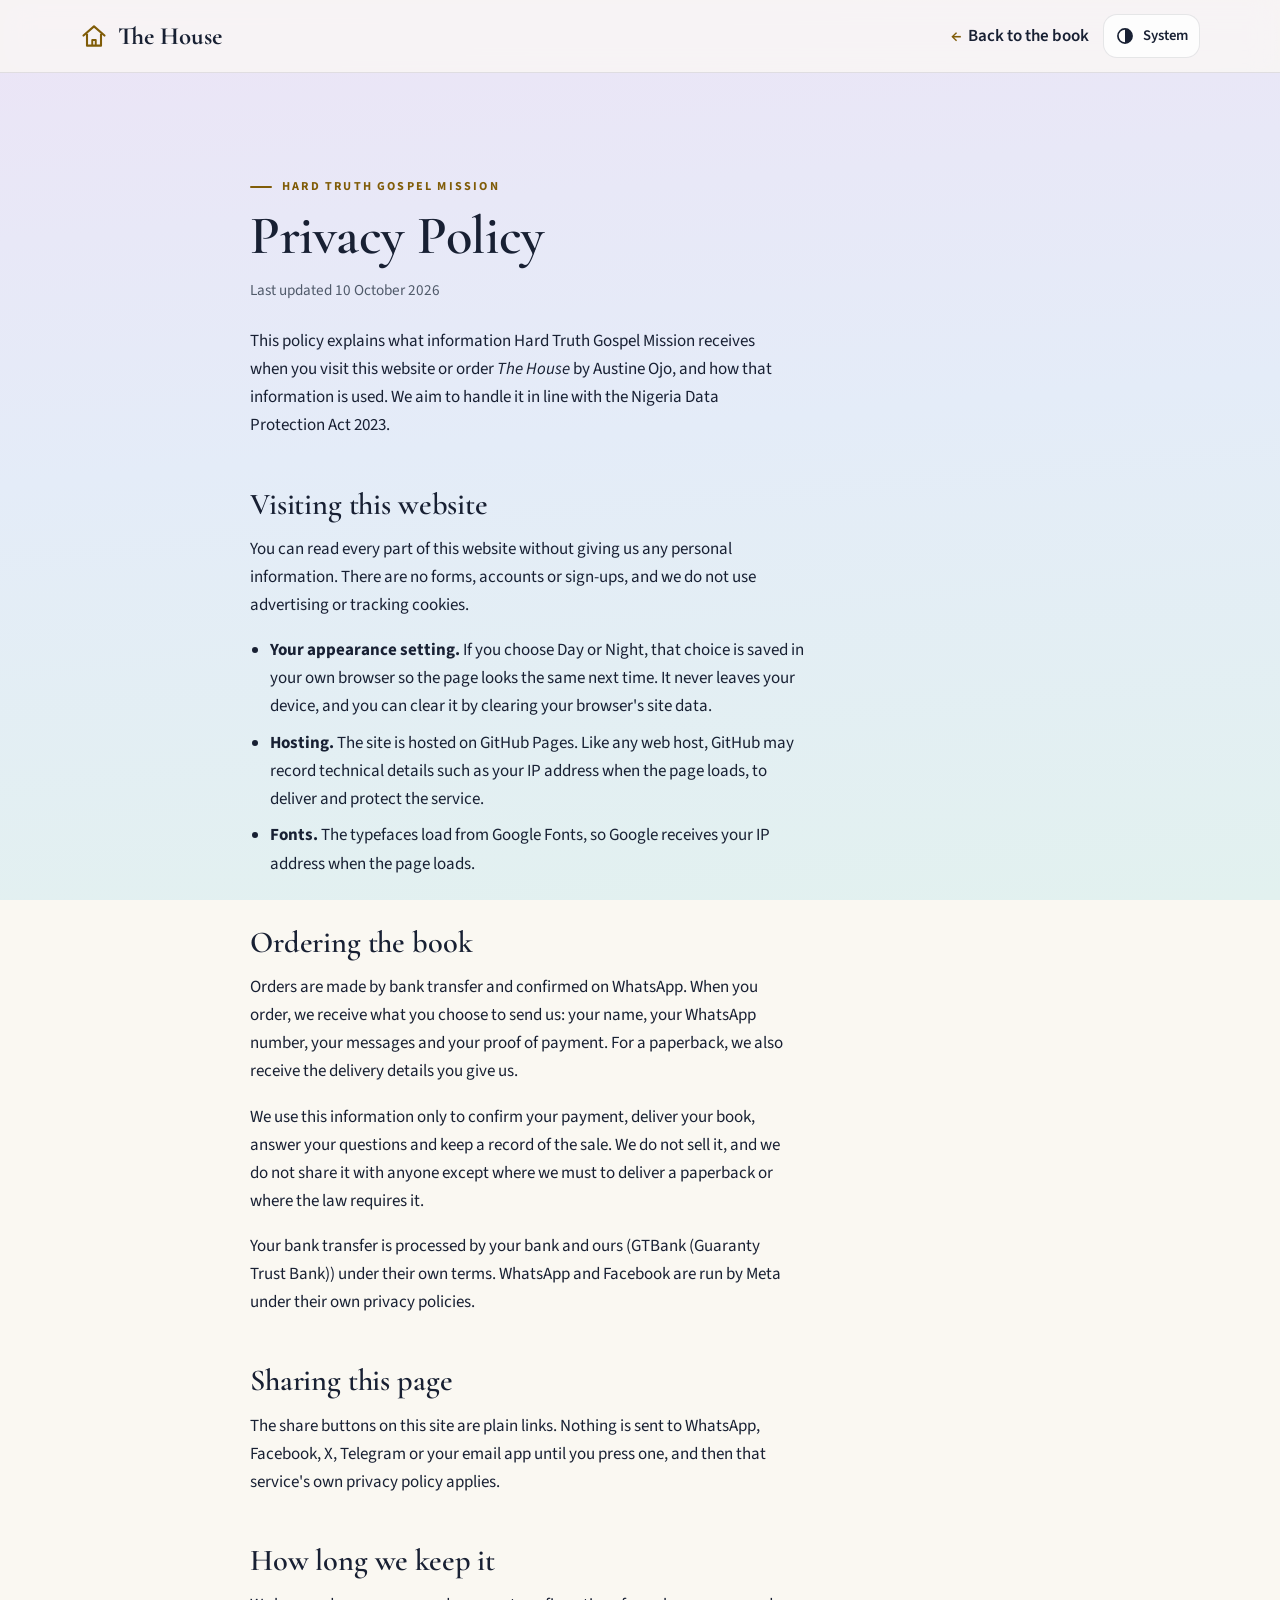
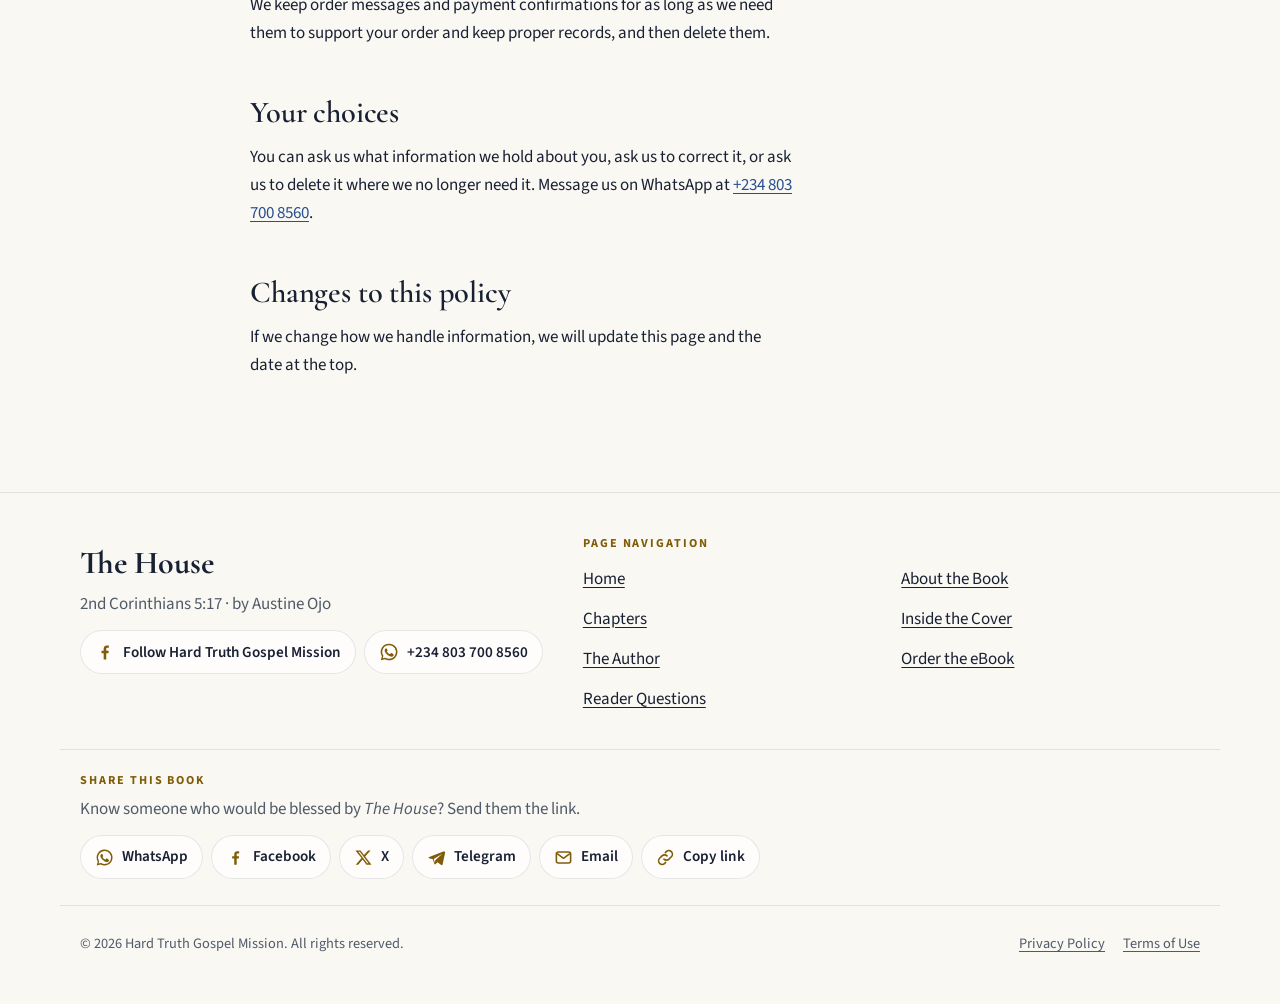
<file: privacy.html>
<!doctype html>
<html lang="en" data-theme-pref="system">
<head>
<meta charset="utf-8">
<meta name="viewport" content="width=device-width, initial-scale=1">
<title>Privacy Policy | The House by Austine Ojo</title>
<meta name="description" content="How Hard Truth Gospel Mission handles information when you visit this site or order The House by Austine Ojo.">
<meta name="robots" content="index, follow, max-image-preview:large">
<link rel="canonical" href="https://hardtruthgospelmission.org/privacy.html">
<meta name="color-scheme" content="light dark">
<meta name="theme-color" content="#FAF8F2" media="(prefers-color-scheme: light)">
<meta name="theme-color" content="#101322" media="(prefers-color-scheme: dark)">
<meta property="og:type" content="website">
<meta property="og:site_name" content="The House">
<meta property="og:title" content="Privacy Policy | The House by Austine Ojo">
<meta property="og:description" content="How Hard Truth Gospel Mission handles information when you visit this site or order The House by Austine Ojo.">
<meta property="og:url" content="https://hardtruthgospelmission.org/privacy.html">
<meta property="og:image" content="https://hardtruthgospelmission.org/assets/the-house-book-thumbnail.jpg">
<meta property="og:image:alt" content="The House by Austine Ojo, a book about life in Christ">
<meta name="twitter:card" content="summary">
<link rel="icon" href="favicon.ico" sizes="32x32">
<link rel="icon" href="icons/icon.svg" type="image/svg+xml">
<link rel="apple-touch-icon" href="icons/apple-touch-icon.png">
<link rel="manifest" href="site.webmanifest">
<script>
(function(){var p="system";try{p=localStorage.getItem("the-house-theme")||"system"}catch(e){}
if(p!=="day"&&p!=="night")p="system";var d=document.documentElement;d.setAttribute("data-theme-pref",p);
var dark=p==="night"||(p==="system"&&window.matchMedia&&matchMedia("(prefers-color-scheme: dark)").matches);
d.setAttribute("data-theme",dark?"dark":"light");d.classList.add("js");})();
</script>
<link rel="preconnect" href="https://fonts.googleapis.com">
<link rel="preconnect" href="https://fonts.gstatic.com" crossorigin>
<link rel="stylesheet" href="https://fonts.googleapis.com/css2?family=Cormorant+Garamond:ital,wght@0,500;0,600;0,700;1,500&family=Source+Sans+3:wght@400;600;700&display=swap">
<link rel="stylesheet" href="styles.css?v=202611010959">
</head>
<body class="policy-page">
<a class="skip-link" href="#main">Skip to content</a>

<header class="site-header" id="site-header">
  <div class="container header-inner">
    <a class="wordmark" href="./" aria-label="The House — home">
      <svg class="wordmark-icon" viewBox="0 0 32 32" aria-hidden="true" focusable="false"><path d="M4 15.5 16 5l12 10.5" fill="none" stroke="currentColor" stroke-width="2.4" stroke-linecap="round" stroke-linejoin="round"/><path d="M8 13.5V27h16V13.5" fill="none" stroke="currentColor" stroke-width="2.4" stroke-linejoin="round"/><path d="M14 27v-6.5h4V27" fill="none" stroke="currentColor" stroke-width="2.2" stroke-linejoin="round"/></svg>
      <span>The House</span>
    </a>
    <div class="header-actions">
      <a class="policy-back" href="./">Back<span class="policy-back-long">&nbsp;to the book</span></a>
      <button class="icon-btn theme-toggle" type="button" id="theme-toggle" aria-label="Appearance: System. Switch to Day" title="Appearance: System">
        <svg class="ti ti-day" viewBox="0 0 24 24" aria-hidden="true" focusable="false"><circle cx="12" cy="12" r="4.2" fill="currentColor"/><g stroke="currentColor" stroke-width="2" stroke-linecap="round"><path d="M12 2.5v2.2M12 19.3v2.2M2.5 12h2.2M19.3 12h2.2M5.3 5.3l1.6 1.6M17.1 17.1l1.6 1.6M5.3 18.7l1.6-1.6M17.1 6.9l1.6-1.6"/></g></svg>
        <svg class="ti ti-night" viewBox="0 0 24 24" aria-hidden="true" focusable="false"><path d="M20 14.6A8.4 8.4 0 0 1 9.4 4a8.4 8.4 0 1 0 10.6 10.6Z" fill="currentColor"/></svg>
        <svg class="ti ti-system" viewBox="0 0 24 24" aria-hidden="true" focusable="false"><circle cx="12" cy="12" r="8.5" fill="none" stroke="currentColor" stroke-width="2"/><path d="M12 3.5a8.5 8.5 0 0 1 0 17Z" fill="currentColor"/></svg>
        <span class="theme-toggle-label" aria-hidden="true">System</span>
      </button>
    </div>
  </div>
  <p class="sr-only" aria-live="polite" id="theme-status"></p>
</header>

<main id="main" tabindex="-1">
  <article class="section policy">
    <div class="container narrow">
      <p class="section-kicker">Hard Truth Gospel Mission</p>
      <h1>Privacy Policy</h1>
      <p class="policy-updated">Last updated 10 October 2026</p>
      <p>This policy explains what information Hard Truth Gospel Mission receives when you visit this website or order <cite>The House</cite> by Austine Ojo, and how that information is used. We aim to handle it in line with the Nigeria Data Protection Act 2023.</p>

      <h2>Visiting this website</h2>
      <p>You can read every part of this website without giving us any personal information. There are no forms, accounts or sign-ups, and we do not use advertising or tracking cookies.</p>
      <ul>
        <li><strong>Your appearance setting.</strong> If you choose Day or Night, that choice is saved in your own browser so the page looks the same next time. It never leaves your device, and you can clear it by clearing your browser's site data.</li>
        <li><strong>Hosting.</strong> The site is hosted on GitHub Pages. Like any web host, GitHub may record technical details such as your IP address when the page loads, to deliver and protect the service.</li>
        <li><strong>Fonts.</strong> The typefaces load from Google Fonts, so Google receives your IP address when the page loads.</li>
      </ul>

      <h2>Ordering the book</h2>
      <p>Orders are made by bank transfer and confirmed on WhatsApp. When you order, we receive what you choose to send us: your name, your WhatsApp number, your messages and your proof of payment. For a paperback, we also receive the delivery details you give us.</p>
      <p>We use this information only to confirm your payment, deliver your book, answer your questions and keep a record of the sale. We do not sell it, and we do not share it with anyone except where we must to deliver a paperback or where the law requires it.</p>
      <p>Your bank transfer is processed by your bank and ours (GTBank (Guaranty Trust Bank)) under their own terms. WhatsApp and Facebook are run by Meta under their own privacy policies.</p>

      <h2>Sharing this page</h2>
      <p>The share buttons on this site are plain links. Nothing is sent to WhatsApp, Facebook, X, Telegram or your email app until you press one, and then that service's own privacy policy applies.</p>

      <h2>How long we keep it</h2>
      <p>We keep order messages and payment confirmations for as long as we need them to support your order and keep proper records, and then delete them.</p>

      <h2>Your choices</h2>
      <p>You can ask us what information we hold about you, ask us to correct it, or ask us to delete it where we no longer need it. Message us on WhatsApp at <a href="https://wa.me/2348037008560" target="_blank" rel="noopener noreferrer">+234 803 700 8560<span class="sr-only"> (opens in a new tab)</span></a>.</p>

      <h2>Changes to this policy</h2>
      <p>If we change how we handle information, we will update this page and the date at the top.</p>
    </div>
  </article>
</main>

<footer class="site-footer">
  <div class="container footer-grid">
    <div class="footer-brand">
      <p class="footer-title">The House</p>
      <p class="footer-sub">2nd Corinthians 5:17 · by Austine Ojo</p>
      <div class="footer-social">
        <a href="https://www.facebook.com/share/1FLTpqYwCx/" target="_blank" rel="noopener noreferrer" data-track="facebook-footer"><svg viewBox="0 0 24 24" aria-hidden="true" focusable="false"><path fill="currentColor" d="M13.5 21v-7.6h2.6l.4-3h-3V8.5c0-.9.3-1.5 1.5-1.5h1.6V4.3c-.3 0-1.2-.1-2.3-.1-2.3 0-3.9 1.4-3.9 4v2.2H7.8v3h2.6V21h3.1Z"/></svg><span>Follow Hard Truth Gospel Mission<span class="sr-only"> on Facebook (opens in a new tab)</span></span></a>
        <a href="https://wa.me/2348037008560" target="_blank" rel="noopener noreferrer" data-track="whatsapp-footer"><svg viewBox="0 0 24 24" aria-hidden="true" focusable="false"><path fill="currentColor" d="M12 2a9.9 9.9 0 0 0-8.5 15l-1.4 5 5.1-1.3A10 10 0 1 0 12 2Zm0 18.2a8.2 8.2 0 0 1-4.2-1.2l-.3-.2-3 .8.8-3-.2-.3A8.2 8.2 0 1 1 12 20.2Zm4.5-6.1c-.2-.1-1.5-.7-1.7-.8-.2-.1-.4-.1-.6.1l-.8 1c-.1.2-.3.2-.5.1a6.7 6.7 0 0 1-3.3-2.9c-.3-.4.2-.4.7-1.3.1-.2 0-.3 0-.4l-.8-1.8c-.2-.5-.4-.4-.6-.4h-.5a1 1 0 0 0-.7.3 3 3 0 0 0-.9 2.2 5.2 5.2 0 0 0 1.1 2.7 11.8 11.8 0 0 0 4.5 4c1.7.7 2.3.8 3.2.7a2.7 2.7 0 0 0 1.8-1.3 2.2 2.2 0 0 0 .2-1.3c-.1-.1-.3-.2-.5-.3Z"/></svg><span>+234 803 700 8560<span class="sr-only"> on WhatsApp (opens in a new tab)</span></span></a>
      </div>
    </div>
    <nav class="footer-nav" aria-labelledby="footer-nav-title">
      <h2 class="footer-heading" id="footer-nav-title">Page navigation</h2>
      <ul>
          <li><a href="./#top">Home</a></li>
          <li><a href="./#about">About the Book</a></li>
          <li><a href="./#chapters">Chapters</a></li>
          <li><a href="./#inside">Inside the Cover</a></li>
          <li><a href="./#author">The Author</a></li>
          <li><a href="./#get-the-book">Order the eBook</a></li>
          <li><a href="./#faq">Reader Questions</a></li>
      </ul>
    </nav>
  </div>
  <div class="container footer-share" aria-labelledby="footer-share-title">
    <h2 class="footer-heading" id="footer-share-title">Share this book</h2>
    <p class="footer-share-note">Know someone who would be blessed by <cite>The House</cite>? Send them the link.</p>
    <ul class="share-list" role="list">
          <li><a class="share-btn share-whatsapp" href="https://wa.me/?text=The%20House%20by%20Austine%20Ojo%3A%20know%20God%20for%20yourself%20and%20grow%20in%20your%20life%20in%20Christ.%20https%3A//hardtruthgospelmission.org/" target="_blank" rel="noopener noreferrer" data-track="share-whatsapp"><svg viewBox="0 0 24 24" aria-hidden="true" focusable="false"><path fill="currentColor" d="M12 2a9.9 9.9 0 0 0-8.5 15l-1.4 5 5.1-1.3A10 10 0 1 0 12 2Zm0 18.2a8.2 8.2 0 0 1-4.2-1.2l-.3-.2-3 .8.8-3-.2-.3A8.2 8.2 0 1 1 12 20.2Zm4.5-6.1c-.2-.1-1.5-.7-1.7-.8-.2-.1-.4-.1-.6.1l-.8 1c-.1.2-.3.2-.5.1a6.7 6.7 0 0 1-3.3-2.9c-.3-.4.2-.4.7-1.3.1-.2 0-.3 0-.4l-.8-1.8c-.2-.5-.4-.4-.6-.4h-.5a1 1 0 0 0-.7.3 3 3 0 0 0-.9 2.2 5.2 5.2 0 0 0 1.1 2.7 11.8 11.8 0 0 0 4.5 4c1.7.7 2.3.8 3.2.7a2.7 2.7 0 0 0 1.8-1.3 2.2 2.2 0 0 0 .2-1.3c-.1-.1-.3-.2-.5-.3Z"/></svg><span>WhatsApp</span><span class="sr-only"> — share this book (opens in a new tab)</span></a></li>
          <li><a class="share-btn share-facebook" href="https://www.facebook.com/sharer/sharer.php?u=https%3A%2F%2Fhardtruthgospelmission.org%2F" target="_blank" rel="noopener noreferrer" data-track="share-facebook"><svg viewBox="0 0 24 24" aria-hidden="true" focusable="false"><path fill="currentColor" d="M13.5 21v-7.6h2.6l.4-3h-3V8.5c0-.9.3-1.5 1.5-1.5h1.6V4.3c-.3 0-1.2-.1-2.3-.1-2.3 0-3.9 1.4-3.9 4v2.2H7.8v3h2.6V21h3.1Z"/></svg><span>Facebook</span><span class="sr-only"> — share this book (opens in a new tab)</span></a></li>
          <li><a class="share-btn share-x" href="https://x.com/intent/post?text=The%20House%20by%20Austine%20Ojo%3A%20know%20God%20for%20yourself%20and%20grow%20in%20your%20life%20in%20Christ.&amp;url=https%3A%2F%2Fhardtruthgospelmission.org%2F" target="_blank" rel="noopener noreferrer" data-track="share-x"><svg viewBox="0 0 24 24" aria-hidden="true" focusable="false"><path fill="currentColor" d="M17.8 3h3.1l-6.8 7.8 8 10.2h-6.3l-4.9-6.4L5.3 21H2.2l7.3-8.3L1.8 3h6.4l4.4 5.8L17.8 3Zm-1.1 16.2h1.7L7.3 4.7H5.5l11.2 14.5Z"/></svg><span>X</span><span class="sr-only"> — share this book (opens in a new tab)</span></a></li>
          <li><a class="share-btn share-telegram" href="https://t.me/share/url?url=https%3A%2F%2Fhardtruthgospelmission.org%2F&amp;text=The%20House%20by%20Austine%20Ojo%3A%20know%20God%20for%20yourself%20and%20grow%20in%20your%20life%20in%20Christ." target="_blank" rel="noopener noreferrer" data-track="share-telegram"><svg viewBox="0 0 24 24" aria-hidden="true" focusable="false"><path fill="currentColor" d="M21.4 4.2 2.9 11.3c-1.3.5-1.2 1.2-.2 1.5l4.7 1.5 1.8 5.6c.2.6.4.8.9.8.4 0 .6-.2.9-.4l2.3-2.2 4.7 3.5c.9.5 1.5.2 1.7-.8l3.1-14.6c.3-1.3-.5-1.9-1.4-1.5ZM8.5 14l9.4-5.9c.5-.3.9-.1.5.2l-8 7.2-.3 3.3L8.5 14Z"/></svg><span>Telegram</span><span class="sr-only"> — share this book (opens in a new tab)</span></a></li>
          <li><a class="share-btn share-email" href="mailto:?subject=The%20House%20by%20Austine%20Ojo&amp;body=The%20House%20by%20Austine%20Ojo%3A%20know%20God%20for%20yourself%20and%20grow%20in%20your%20life%20in%20Christ.%0A%0Ahttps%3A//hardtruthgospelmission.org/" data-track="share-email"><svg viewBox="0 0 24 24" aria-hidden="true" focusable="false"><rect x="3" y="5" width="18" height="14" rx="2.5" fill="none" stroke="currentColor" stroke-width="2"/><path d="m4 7 8 6 8-6" fill="none" stroke="currentColor" stroke-width="2" stroke-linejoin="round"/></svg><span>Email</span><span class="sr-only"> — share this book</span></a></li>
          <li><button type="button" class="share-btn share-copy" data-copy="https://hardtruthgospelmission.org/" data-copy-what="Link" data-track="share-copy"><svg viewBox="0 0 24 24" aria-hidden="true" focusable="false"><path d="M10 14a4.5 4.5 0 0 0 6.4 0l3-3a4.5 4.5 0 0 0-6.4-6.4l-1.2 1.2" fill="none" stroke="currentColor" stroke-width="2" stroke-linecap="round"/><path d="M14 10a4.5 4.5 0 0 0-6.4 0l-3 3a4.5 4.5 0 0 0 6.4 6.4l1.2-1.2" fill="none" stroke="currentColor" stroke-width="2" stroke-linecap="round"/></svg><span class="copy-label">Copy link</span></button></li>
          <li hidden data-native-share><button type="button" class="share-btn share-native" data-share-url="https://hardtruthgospelmission.org/" data-share-text="The House by Austine Ojo: know God for yourself and grow in your life in Christ." data-share-title="The House by Austine Ojo | Life in Christ" data-track="share-native"><svg viewBox="0 0 24 24" aria-hidden="true" focusable="false"><circle cx="18" cy="5" r="2.6" fill="none" stroke="currentColor" stroke-width="2"/><circle cx="6" cy="12" r="2.6" fill="none" stroke="currentColor" stroke-width="2"/><circle cx="18" cy="19" r="2.6" fill="none" stroke="currentColor" stroke-width="2"/><path d="m8.3 13.3 7.4 4.4M15.7 6.3 8.3 10.7" stroke="currentColor" stroke-width="2"/></svg><span>More</span></button></li>
    </ul>
  </div>
  <div class="container footer-base">
    <p class="footer-copy">© 2026 Hard Truth Gospel Mission. All rights reserved.</p>
    <ul class="footer-legal" role="list">
      <li><a href="./privacy.html">Privacy Policy</a></li>
      <li><a href="./terms.html">Terms of Use</a></li>
    </ul>
  </div>
</footer>

<script src="main.js?v=202611010959" defer></script>
</body>
</html>
</file>
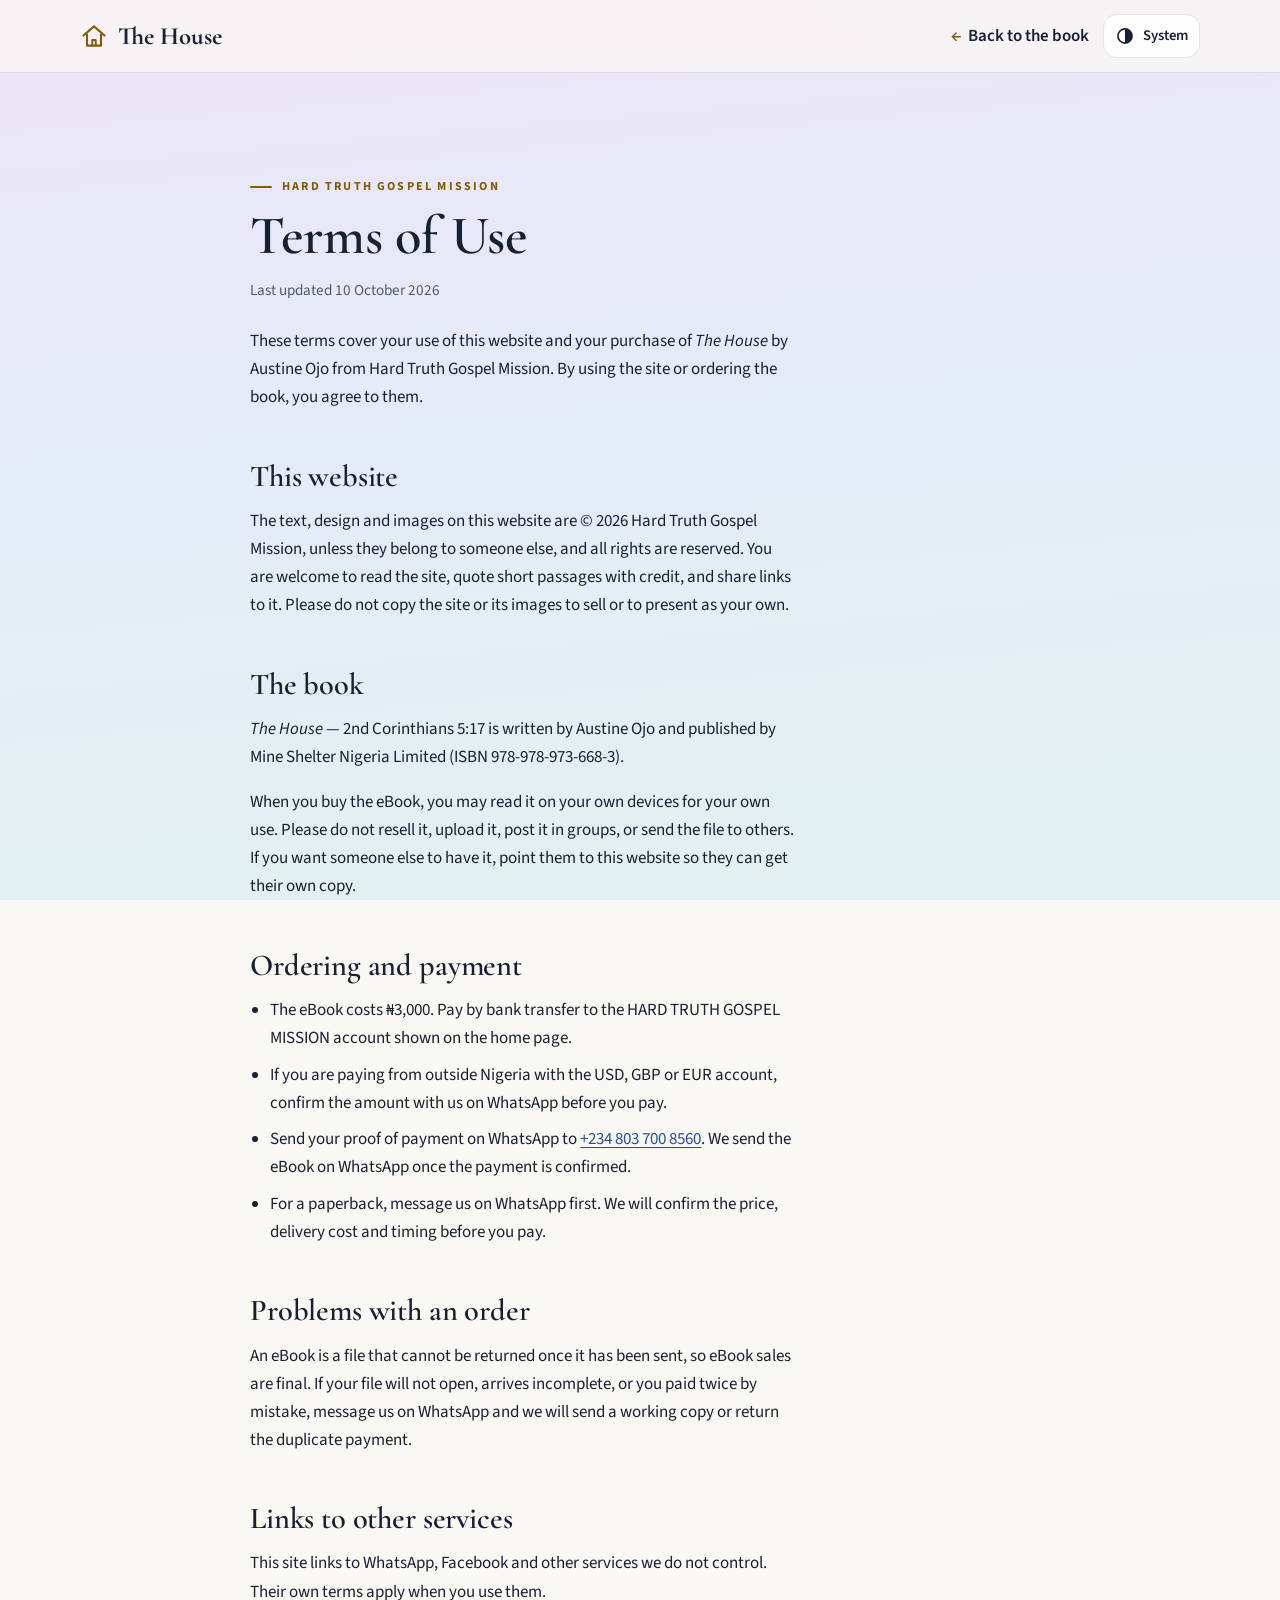
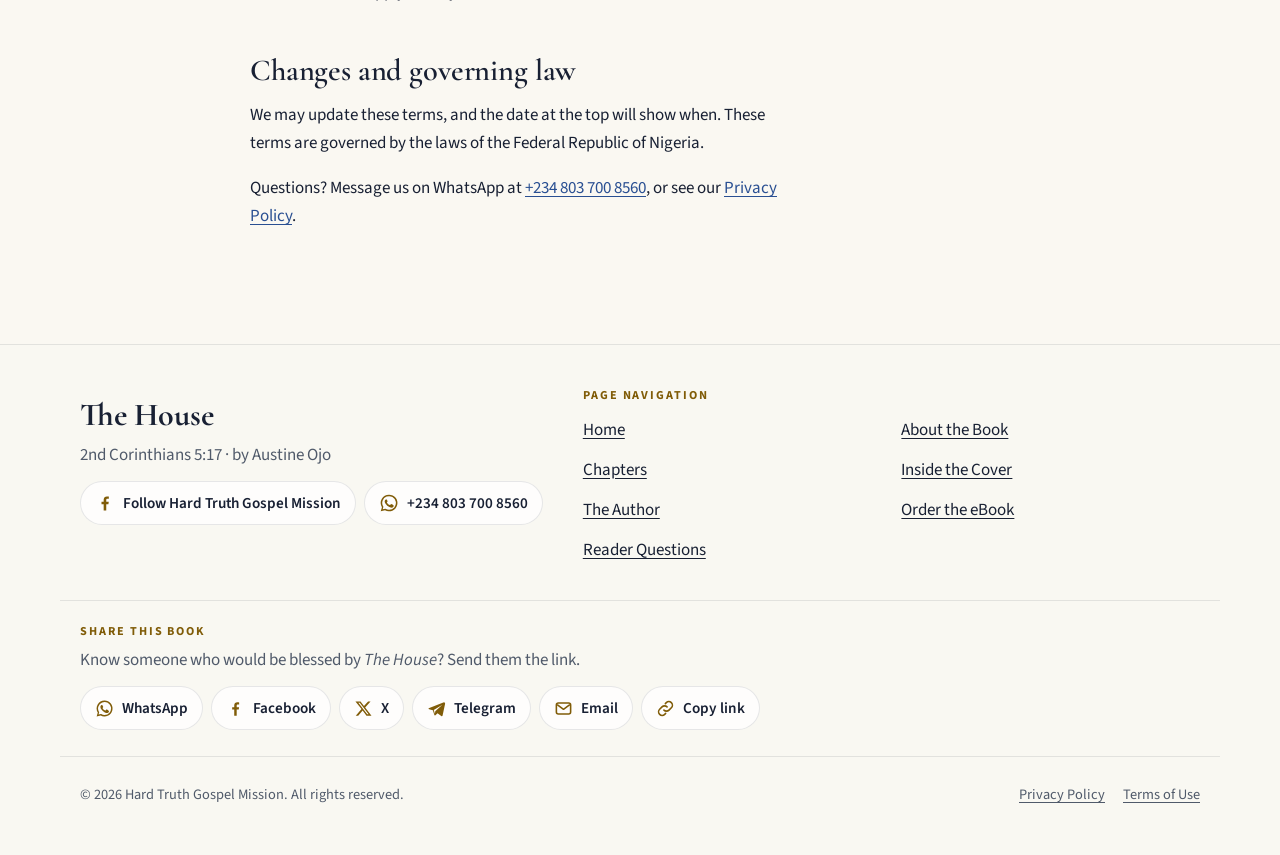
<file: terms.html>
<!doctype html>
<html lang="en" data-theme-pref="system">
<head>
<meta charset="utf-8">
<meta name="viewport" content="width=device-width, initial-scale=1">
<title>Terms of Use | The House by Austine Ojo</title>
<meta name="description" content="Terms for using this site and buying The House by Austine Ojo: the eBook licence, ordering, payment and problems with an order.">
<meta name="robots" content="index, follow, max-image-preview:large">
<link rel="canonical" href="https://hardtruthgospelmission.org/terms.html">
<meta name="color-scheme" content="light dark">
<meta name="theme-color" content="#FAF8F2" media="(prefers-color-scheme: light)">
<meta name="theme-color" content="#101322" media="(prefers-color-scheme: dark)">
<meta property="og:type" content="website">
<meta property="og:site_name" content="The House">
<meta property="og:title" content="Terms of Use | The House by Austine Ojo">
<meta property="og:description" content="Terms for using this site and buying The House by Austine Ojo: the eBook licence, ordering, payment and problems with an order.">
<meta property="og:url" content="https://hardtruthgospelmission.org/terms.html">
<meta property="og:image" content="https://hardtruthgospelmission.org/assets/the-house-book-thumbnail.jpg">
<meta property="og:image:alt" content="The House by Austine Ojo, a book about life in Christ">
<meta name="twitter:card" content="summary">
<link rel="icon" href="favicon.ico" sizes="32x32">
<link rel="icon" href="icons/icon.svg" type="image/svg+xml">
<link rel="apple-touch-icon" href="icons/apple-touch-icon.png">
<link rel="manifest" href="site.webmanifest">
<script>
(function(){var p="system";try{p=localStorage.getItem("the-house-theme")||"system"}catch(e){}
if(p!=="day"&&p!=="night")p="system";var d=document.documentElement;d.setAttribute("data-theme-pref",p);
var dark=p==="night"||(p==="system"&&window.matchMedia&&matchMedia("(prefers-color-scheme: dark)").matches);
d.setAttribute("data-theme",dark?"dark":"light");d.classList.add("js");})();
</script>
<link rel="preconnect" href="https://fonts.googleapis.com">
<link rel="preconnect" href="https://fonts.gstatic.com" crossorigin>
<link rel="stylesheet" href="https://fonts.googleapis.com/css2?family=Cormorant+Garamond:ital,wght@0,500;0,600;0,700;1,500&family=Source+Sans+3:wght@400;600;700&display=swap">
<link rel="stylesheet" href="styles.css?v=202611010959">
</head>
<body class="policy-page">
<a class="skip-link" href="#main">Skip to content</a>

<header class="site-header" id="site-header">
  <div class="container header-inner">
    <a class="wordmark" href="./" aria-label="The House — home">
      <svg class="wordmark-icon" viewBox="0 0 32 32" aria-hidden="true" focusable="false"><path d="M4 15.5 16 5l12 10.5" fill="none" stroke="currentColor" stroke-width="2.4" stroke-linecap="round" stroke-linejoin="round"/><path d="M8 13.5V27h16V13.5" fill="none" stroke="currentColor" stroke-width="2.4" stroke-linejoin="round"/><path d="M14 27v-6.5h4V27" fill="none" stroke="currentColor" stroke-width="2.2" stroke-linejoin="round"/></svg>
      <span>The House</span>
    </a>
    <div class="header-actions">
      <a class="policy-back" href="./">Back<span class="policy-back-long">&nbsp;to the book</span></a>
      <button class="icon-btn theme-toggle" type="button" id="theme-toggle" aria-label="Appearance: System. Switch to Day" title="Appearance: System">
        <svg class="ti ti-day" viewBox="0 0 24 24" aria-hidden="true" focusable="false"><circle cx="12" cy="12" r="4.2" fill="currentColor"/><g stroke="currentColor" stroke-width="2" stroke-linecap="round"><path d="M12 2.5v2.2M12 19.3v2.2M2.5 12h2.2M19.3 12h2.2M5.3 5.3l1.6 1.6M17.1 17.1l1.6 1.6M5.3 18.7l1.6-1.6M17.1 6.9l1.6-1.6"/></g></svg>
        <svg class="ti ti-night" viewBox="0 0 24 24" aria-hidden="true" focusable="false"><path d="M20 14.6A8.4 8.4 0 0 1 9.4 4a8.4 8.4 0 1 0 10.6 10.6Z" fill="currentColor"/></svg>
        <svg class="ti ti-system" viewBox="0 0 24 24" aria-hidden="true" focusable="false"><circle cx="12" cy="12" r="8.5" fill="none" stroke="currentColor" stroke-width="2"/><path d="M12 3.5a8.5 8.5 0 0 1 0 17Z" fill="currentColor"/></svg>
        <span class="theme-toggle-label" aria-hidden="true">System</span>
      </button>
    </div>
  </div>
  <p class="sr-only" aria-live="polite" id="theme-status"></p>
</header>

<main id="main" tabindex="-1">
  <article class="section policy">
    <div class="container narrow">
      <p class="section-kicker">Hard Truth Gospel Mission</p>
      <h1>Terms of Use</h1>
      <p class="policy-updated">Last updated 10 October 2026</p>
      <p>These terms cover your use of this website and your purchase of <cite>The House</cite> by Austine Ojo from Hard Truth Gospel Mission. By using the site or ordering the book, you agree to them.</p>

      <h2>This website</h2>
      <p>The text, design and images on this website are © 2026 Hard Truth Gospel Mission, unless they belong to someone else, and all rights are reserved. You are welcome to read the site, quote short passages with credit, and share links to it. Please do not copy the site or its images to sell or to present as your own.</p>

      <h2>The book</h2>
      <p><cite>The House</cite> — 2nd Corinthians 5:17 is written by Austine Ojo and published by Mine Shelter Nigeria Limited (ISBN 978-978-973-668-3).</p>
      <p>When you buy the eBook, you may read it on your own devices for your own use. Please do not resell it, upload it, post it in groups, or send the file to others. If you want someone else to have it, point them to this website so they can get their own copy.</p>

      <h2>Ordering and payment</h2>
      <ul>
        <li>The eBook costs ₦3,000. Pay by bank transfer to the HARD TRUTH GOSPEL MISSION account shown on the home page.</li>
        <li>If you are paying from outside Nigeria with the USD, GBP or EUR account, confirm the amount with us on WhatsApp before you pay.</li>
        <li>Send your proof of payment on WhatsApp to <a href="https://wa.me/2348037008560" target="_blank" rel="noopener noreferrer">+234 803 700 8560<span class="sr-only"> (opens in a new tab)</span></a>. We send the eBook on WhatsApp once the payment is confirmed.</li>
        <li>For a paperback, message us on WhatsApp first. We will confirm the price, delivery cost and timing before you pay.</li>
      </ul>

      <h2>Problems with an order</h2>
      <p>An eBook is a file that cannot be returned once it has been sent, so eBook sales are final. If your file will not open, arrives incomplete, or you paid twice by mistake, message us on WhatsApp and we will send a working copy or return the duplicate payment.</p>

      <h2>Links to other services</h2>
      <p>This site links to WhatsApp, Facebook and other services we do not control. Their own terms apply when you use them.</p>

      <h2>Changes and governing law</h2>
      <p>We may update these terms, and the date at the top will show when. These terms are governed by the laws of the Federal Republic of Nigeria.</p>

      <p>Questions? Message us on WhatsApp at <a href="https://wa.me/2348037008560" target="_blank" rel="noopener noreferrer">+234 803 700 8560<span class="sr-only"> (opens in a new tab)</span></a>, or see our <a href="./privacy.html">Privacy Policy</a>.</p>
    </div>
  </article>
</main>

<footer class="site-footer">
  <div class="container footer-grid">
    <div class="footer-brand">
      <p class="footer-title">The House</p>
      <p class="footer-sub">2nd Corinthians 5:17 · by Austine Ojo</p>
      <div class="footer-social">
        <a href="https://www.facebook.com/share/1FLTpqYwCx/" target="_blank" rel="noopener noreferrer" data-track="facebook-footer"><svg viewBox="0 0 24 24" aria-hidden="true" focusable="false"><path fill="currentColor" d="M13.5 21v-7.6h2.6l.4-3h-3V8.5c0-.9.3-1.5 1.5-1.5h1.6V4.3c-.3 0-1.2-.1-2.3-.1-2.3 0-3.9 1.4-3.9 4v2.2H7.8v3h2.6V21h3.1Z"/></svg><span>Follow Hard Truth Gospel Mission<span class="sr-only"> on Facebook (opens in a new tab)</span></span></a>
        <a href="https://wa.me/2348037008560" target="_blank" rel="noopener noreferrer" data-track="whatsapp-footer"><svg viewBox="0 0 24 24" aria-hidden="true" focusable="false"><path fill="currentColor" d="M12 2a9.9 9.9 0 0 0-8.5 15l-1.4 5 5.1-1.3A10 10 0 1 0 12 2Zm0 18.2a8.2 8.2 0 0 1-4.2-1.2l-.3-.2-3 .8.8-3-.2-.3A8.2 8.2 0 1 1 12 20.2Zm4.5-6.1c-.2-.1-1.5-.7-1.7-.8-.2-.1-.4-.1-.6.1l-.8 1c-.1.2-.3.2-.5.1a6.7 6.7 0 0 1-3.3-2.9c-.3-.4.2-.4.7-1.3.1-.2 0-.3 0-.4l-.8-1.8c-.2-.5-.4-.4-.6-.4h-.5a1 1 0 0 0-.7.3 3 3 0 0 0-.9 2.2 5.2 5.2 0 0 0 1.1 2.7 11.8 11.8 0 0 0 4.5 4c1.7.7 2.3.8 3.2.7a2.7 2.7 0 0 0 1.8-1.3 2.2 2.2 0 0 0 .2-1.3c-.1-.1-.3-.2-.5-.3Z"/></svg><span>+234 803 700 8560<span class="sr-only"> on WhatsApp (opens in a new tab)</span></span></a>
      </div>
    </div>
    <nav class="footer-nav" aria-labelledby="footer-nav-title">
      <h2 class="footer-heading" id="footer-nav-title">Page navigation</h2>
      <ul>
          <li><a href="./#top">Home</a></li>
          <li><a href="./#about">About the Book</a></li>
          <li><a href="./#chapters">Chapters</a></li>
          <li><a href="./#inside">Inside the Cover</a></li>
          <li><a href="./#author">The Author</a></li>
          <li><a href="./#get-the-book">Order the eBook</a></li>
          <li><a href="./#faq">Reader Questions</a></li>
      </ul>
    </nav>
  </div>
  <div class="container footer-share" aria-labelledby="footer-share-title">
    <h2 class="footer-heading" id="footer-share-title">Share this book</h2>
    <p class="footer-share-note">Know someone who would be blessed by <cite>The House</cite>? Send them the link.</p>
    <ul class="share-list" role="list">
          <li><a class="share-btn share-whatsapp" href="https://wa.me/?text=The%20House%20by%20Austine%20Ojo%3A%20know%20God%20for%20yourself%20and%20grow%20in%20your%20life%20in%20Christ.%20https%3A//hardtruthgospelmission.org/" target="_blank" rel="noopener noreferrer" data-track="share-whatsapp"><svg viewBox="0 0 24 24" aria-hidden="true" focusable="false"><path fill="currentColor" d="M12 2a9.9 9.9 0 0 0-8.5 15l-1.4 5 5.1-1.3A10 10 0 1 0 12 2Zm0 18.2a8.2 8.2 0 0 1-4.2-1.2l-.3-.2-3 .8.8-3-.2-.3A8.2 8.2 0 1 1 12 20.2Zm4.5-6.1c-.2-.1-1.5-.7-1.7-.8-.2-.1-.4-.1-.6.1l-.8 1c-.1.2-.3.2-.5.1a6.7 6.7 0 0 1-3.3-2.9c-.3-.4.2-.4.7-1.3.1-.2 0-.3 0-.4l-.8-1.8c-.2-.5-.4-.4-.6-.4h-.5a1 1 0 0 0-.7.3 3 3 0 0 0-.9 2.2 5.2 5.2 0 0 0 1.1 2.7 11.8 11.8 0 0 0 4.5 4c1.7.7 2.3.8 3.2.7a2.7 2.7 0 0 0 1.8-1.3 2.2 2.2 0 0 0 .2-1.3c-.1-.1-.3-.2-.5-.3Z"/></svg><span>WhatsApp</span><span class="sr-only"> — share this book (opens in a new tab)</span></a></li>
          <li><a class="share-btn share-facebook" href="https://www.facebook.com/sharer/sharer.php?u=https%3A%2F%2Fhardtruthgospelmission.org%2F" target="_blank" rel="noopener noreferrer" data-track="share-facebook"><svg viewBox="0 0 24 24" aria-hidden="true" focusable="false"><path fill="currentColor" d="M13.5 21v-7.6h2.6l.4-3h-3V8.5c0-.9.3-1.5 1.5-1.5h1.6V4.3c-.3 0-1.2-.1-2.3-.1-2.3 0-3.9 1.4-3.9 4v2.2H7.8v3h2.6V21h3.1Z"/></svg><span>Facebook</span><span class="sr-only"> — share this book (opens in a new tab)</span></a></li>
          <li><a class="share-btn share-x" href="https://x.com/intent/post?text=The%20House%20by%20Austine%20Ojo%3A%20know%20God%20for%20yourself%20and%20grow%20in%20your%20life%20in%20Christ.&amp;url=https%3A%2F%2Fhardtruthgospelmission.org%2F" target="_blank" rel="noopener noreferrer" data-track="share-x"><svg viewBox="0 0 24 24" aria-hidden="true" focusable="false"><path fill="currentColor" d="M17.8 3h3.1l-6.8 7.8 8 10.2h-6.3l-4.9-6.4L5.3 21H2.2l7.3-8.3L1.8 3h6.4l4.4 5.8L17.8 3Zm-1.1 16.2h1.7L7.3 4.7H5.5l11.2 14.5Z"/></svg><span>X</span><span class="sr-only"> — share this book (opens in a new tab)</span></a></li>
          <li><a class="share-btn share-telegram" href="https://t.me/share/url?url=https%3A%2F%2Fhardtruthgospelmission.org%2F&amp;text=The%20House%20by%20Austine%20Ojo%3A%20know%20God%20for%20yourself%20and%20grow%20in%20your%20life%20in%20Christ." target="_blank" rel="noopener noreferrer" data-track="share-telegram"><svg viewBox="0 0 24 24" aria-hidden="true" focusable="false"><path fill="currentColor" d="M21.4 4.2 2.9 11.3c-1.3.5-1.2 1.2-.2 1.5l4.7 1.5 1.8 5.6c.2.6.4.8.9.8.4 0 .6-.2.9-.4l2.3-2.2 4.7 3.5c.9.5 1.5.2 1.7-.8l3.1-14.6c.3-1.3-.5-1.9-1.4-1.5ZM8.5 14l9.4-5.9c.5-.3.9-.1.5.2l-8 7.2-.3 3.3L8.5 14Z"/></svg><span>Telegram</span><span class="sr-only"> — share this book (opens in a new tab)</span></a></li>
          <li><a class="share-btn share-email" href="mailto:?subject=The%20House%20by%20Austine%20Ojo&amp;body=The%20House%20by%20Austine%20Ojo%3A%20know%20God%20for%20yourself%20and%20grow%20in%20your%20life%20in%20Christ.%0A%0Ahttps%3A//hardtruthgospelmission.org/" data-track="share-email"><svg viewBox="0 0 24 24" aria-hidden="true" focusable="false"><rect x="3" y="5" width="18" height="14" rx="2.5" fill="none" stroke="currentColor" stroke-width="2"/><path d="m4 7 8 6 8-6" fill="none" stroke="currentColor" stroke-width="2" stroke-linejoin="round"/></svg><span>Email</span><span class="sr-only"> — share this book</span></a></li>
          <li><button type="button" class="share-btn share-copy" data-copy="https://hardtruthgospelmission.org/" data-copy-what="Link" data-track="share-copy"><svg viewBox="0 0 24 24" aria-hidden="true" focusable="false"><path d="M10 14a4.5 4.5 0 0 0 6.4 0l3-3a4.5 4.5 0 0 0-6.4-6.4l-1.2 1.2" fill="none" stroke="currentColor" stroke-width="2" stroke-linecap="round"/><path d="M14 10a4.5 4.5 0 0 0-6.4 0l-3 3a4.5 4.5 0 0 0 6.4 6.4l1.2-1.2" fill="none" stroke="currentColor" stroke-width="2" stroke-linecap="round"/></svg><span class="copy-label">Copy link</span></button></li>
          <li hidden data-native-share><button type="button" class="share-btn share-native" data-share-url="https://hardtruthgospelmission.org/" data-share-text="The House by Austine Ojo: know God for yourself and grow in your life in Christ." data-share-title="The House by Austine Ojo | Life in Christ" data-track="share-native"><svg viewBox="0 0 24 24" aria-hidden="true" focusable="false"><circle cx="18" cy="5" r="2.6" fill="none" stroke="currentColor" stroke-width="2"/><circle cx="6" cy="12" r="2.6" fill="none" stroke="currentColor" stroke-width="2"/><circle cx="18" cy="19" r="2.6" fill="none" stroke="currentColor" stroke-width="2"/><path d="m8.3 13.3 7.4 4.4M15.7 6.3 8.3 10.7" stroke="currentColor" stroke-width="2"/></svg><span>More</span></button></li>
    </ul>
  </div>
  <div class="container footer-base">
    <p class="footer-copy">© 2026 Hard Truth Gospel Mission. All rights reserved.</p>
    <ul class="footer-legal" role="list">
      <li><a href="./privacy.html">Privacy Policy</a></li>
      <li><a href="./terms.html">Terms of Use</a></li>
    </ul>
  </div>
</footer>

<script src="main.js?v=202611010959" defer></script>
</body>
</html>
</file>
<file: styles.css>
/* ============================================================
   The House — Austine Ojo · landing page styles
   Mobile-first. Day / Night tokens. Motion respects reduced-motion.
   ============================================================ */

:root,
:root[data-theme="light"] {
  color-scheme: light;
  --page: #FAF8F2;
  --wash-1: #ECE4F6;
  --wash-2: #E4ECF8;
  --wash-3: #E2F1EF;
  --surface: #FFFFFF;
  --surface-2: #F7F2E6;
  --glass: rgba(255, 255, 255, 0.72);
  --text: #182033;
  --muted: #505A6A;
  --accent: #805C08;
  --gold: #D9A93A;
  --gold-hi: #F2CF6E;
  --gold-soft: rgba(217, 169, 58, 0.16);
  --link: #294F92;
  --line: rgba(24, 32, 51, 0.10);
  --header-bg: rgba(250, 248, 242, 0.78);
  --btn-text: #1B1405;
  --orb-1: rgba(242, 207, 110, 0.55);
  --orb-2: rgba(170, 140, 220, 0.45);
  --orb-3: rgba(120, 200, 200, 0.40);
  --book-shadow: rgba(40, 25, 70, 0.35);
  --shadow: 0 24px 60px -28px rgba(40, 30, 80, 0.40);
  --shadow-soft: 0 10px 30px -20px rgba(40, 30, 80, 0.40);
  --focus: #294F92;
}

:root[data-theme="dark"] {
  color-scheme: dark;
  --page: #101322;
  --wash-1: #2A1B3D;
  --wash-2: #131933;
  --wash-3: #0F2A2E;
  --surface: #1A2033;
  --surface-2: #20283E;
  --glass: rgba(26, 32, 51, 0.72);
  --text: #F4F1E8;
  --muted: #B9C2D2;
  --accent: #E8C66B;
  --gold: #E8C66B;
  --gold-hi: #F5DA8E;
  --gold-soft: rgba(232, 198, 107, 0.14);
  --link: #A6C9FF;
  --line: rgba(244, 241, 232, 0.12);
  --header-bg: rgba(16, 19, 34, 0.74);
  --btn-text: #1B1405;
  --orb-1: rgba(232, 180, 80, 0.30);
  --orb-2: rgba(130, 80, 200, 0.40);
  --orb-3: rgba(40, 150, 160, 0.32);
  --book-shadow: rgba(0, 0, 0, 0.65);
  --shadow: 0 26px 60px -26px rgba(0, 0, 0, 0.75);
  --shadow-soft: 0 12px 30px -18px rgba(0, 0, 0, 0.7);
  --focus: #A6C9FF;
}

@media (prefers-color-scheme: dark) {
  :root:not([data-theme]) {
    color-scheme: dark;
    --page: #101322; --wash-1: #2A1B3D; --wash-2: #131933; --wash-3: #0F2A2E;
    --surface: #1A2033; --surface-2: #20283E; --glass: rgba(26,32,51,.72);
    --text: #F4F1E8; --muted: #B9C2D2; --accent: #E8C66B; --gold: #E8C66B; --gold-hi: #F5DA8E;
    --gold-soft: rgba(232,198,107,.14); --link: #A6C9FF; --line: rgba(244,241,232,.12);
    --header-bg: rgba(16,19,34,.74); --orb-1: rgba(232,180,80,.30); --orb-2: rgba(130,80,200,.40);
    --orb-3: rgba(40,150,160,.32); --book-shadow: rgba(0,0,0,.65);
    --shadow: 0 26px 60px -26px rgba(0,0,0,.75); --shadow-soft: 0 12px 30px -18px rgba(0,0,0,.7);
    --focus: #A6C9FF;
  }
}

/* ---------- Base ---------- */
*, *::before, *::after { box-sizing: border-box; }

html {
  scroll-behavior: smooth;
  scroll-padding-top: 76px;
  -webkit-text-size-adjust: 100%;
}

body {
  margin: 0;
  background-color: var(--page);
  background-image: linear-gradient(175deg, var(--wash-1) 0%, var(--wash-2) 48%, var(--wash-3) 100%);
  background-attachment: fixed;
  color: var(--text);
  font-family: "Source Sans 3", system-ui, -apple-system, "Segoe UI", Roboto, Arial, sans-serif;
  font-size: 1.0625rem;
  line-height: 1.65;
  text-rendering: optimizeLegibility;
  -webkit-font-smoothing: antialiased;
  overflow-x: hidden;
  transition: background-color .4s ease, color .4s ease;
}

img { max-width: 100%; height: auto; display: block; }

h1, h2, h3 {
  font-family: "Cormorant Garamond", Georgia, "Times New Roman", serif;
  font-weight: 600;
  line-height: 1.1;
  margin: 0 0 0.45em;
  letter-spacing: -0.005em;
}
h2 { font-size: clamp(2rem, 1.5rem + 2.4vw, 3rem); }
h3 { font-size: 1.4rem; }
p { margin: 0 0 1em; }
a { color: var(--link); text-underline-offset: 3px; }
cite { font-style: italic; }

:focus-visible { outline: 3px solid var(--focus); outline-offset: 3px; border-radius: 8px; }

.sr-only {
  position: absolute !important; width: 1px; height: 1px; padding: 0; margin: -1px;
  overflow: hidden; clip: rect(0 0 0 0); white-space: nowrap; border: 0;
}
.skip-link {
  position: absolute; left: 16px; top: -100px; z-index: 100;
  background: var(--surface); color: var(--text);
  padding: 12px 18px; border-radius: 10px; font-weight: 700; box-shadow: var(--shadow-soft);
}
.skip-link:focus { top: 12px; }

.container { width: 100%; max-width: 1160px; margin-inline: auto; padding-inline: var(--gutter, 20px); }
.narrow { max-width: 820px; }
main:focus { outline: none; }

/* ---------- Header ---------- */
.site-header {
  position: sticky; top: 0; z-index: 60;
  background: var(--header-bg);
  -webkit-backdrop-filter: saturate(160%) blur(14px);
  backdrop-filter: saturate(160%) blur(14px);
  border-bottom: 1px solid var(--line);
}
.header-inner { display: flex; align-items: center; gap: 12px; min-height: 64px; }
.wordmark {
  display: inline-flex; align-items: center; gap: 10px; margin-right: auto;
  color: var(--text); text-decoration: none; min-height: 44px;
  font-family: "Cormorant Garamond", Georgia, serif; font-size: 1.55rem; font-weight: 700;
}
.wordmark-icon { width: 28px; height: 28px; color: var(--accent); }

.header-actions { display: flex; align-items: center; gap: 8px; }
.icon-btn {
  display: inline-flex; align-items: center; justify-content: center; gap: 8px;
  min-width: 44px; height: 44px; padding: 0 11px;
  border: 1px solid var(--line); border-radius: 14px;
  background: var(--glass); color: var(--text);
  font: inherit; font-size: 0.92rem; font-weight: 600; cursor: pointer;
  transition: transform .2s ease, background-color .2s ease, border-color .2s ease;
}
.icon-btn:hover { border-color: var(--gold); }
.icon-btn:active { transform: scale(0.94); }

/* Single appearance button: shows the current mode */
.theme-toggle svg { width: 20px; height: 20px; display: none; }
.theme-toggle .ti { animation: pop .35s ease; }
[data-theme-pref="day"] .theme-toggle .ti-day,
[data-theme-pref="night"] .theme-toggle .ti-night,
[data-theme-pref="system"] .theme-toggle .ti-system { display: block; }
[data-theme-pref="day"] .theme-toggle { color: #B07A00; }
[data-theme-pref="night"] .theme-toggle { color: var(--accent); }
.theme-toggle-label { display: none; }
@keyframes pop { from { transform: rotate(-60deg) scale(.6); opacity: 0; } to { transform: none; opacity: 1; } }

.menu-toggle-bars,
.menu-toggle-bars::before,
.menu-toggle-bars::after {
  display: block; width: 20px; height: 2px; background: currentColor; border-radius: 2px;
  position: relative; transition: transform .25s ease, background-color .2s ease;
}
.menu-toggle-bars::before, .menu-toggle-bars::after { content: ""; position: absolute; left: 0; }
.menu-toggle-bars::before { top: -6px; }
.menu-toggle-bars::after { top: 6px; width: 14px; }
.menu-toggle[aria-expanded="true"] .menu-toggle-bars { background: transparent; }
.menu-toggle[aria-expanded="true"] .menu-toggle-bars::before { transform: translateY(6px) rotate(45deg); }
.menu-toggle[aria-expanded="true"] .menu-toggle-bars::after { transform: translateY(-6px) rotate(-45deg); width: 20px; }

/* Mobile menu sheet (default) */
.primary-nav ul { list-style: none; margin: 0; padding: 0; }
.primary-nav a:not(.btn) {
  display: flex; align-items: center; gap: 14px; min-height: 52px;
  color: var(--text); text-decoration: none; font-weight: 600; font-size: 1.15rem;
}
.nav-num { font-family: "Cormorant Garamond", Georgia, serif; font-weight: 700; color: var(--accent); font-size: 1rem; width: 22px; }
.nav-cta { margin-top: 14px; width: 100%; }

.js .primary-nav {
  position: absolute; left: 12px; right: 12px; top: calc(100% + 8px);
  padding: 10px 20px 20px;
  background: var(--surface); border: 1px solid var(--line); border-radius: 22px;
  box-shadow: var(--shadow);
  opacity: 0; visibility: hidden; transform: translateY(-10px) scale(.98); transform-origin: top right;
  transition: opacity .22s ease, transform .22s ease, visibility 0s linear .22s;
}
.js .primary-nav.is-open { opacity: 1; visibility: visible; transform: none; transition-delay: 0s; }
.js .primary-nav li + li { border-top: 1px solid var(--line); }
html:not(.js) .header-inner { flex-wrap: wrap; }
html:not(.js) .menu-toggle, html:not(.js) .theme-toggle { display: none; }
html:not(.js) .primary-nav { order: 5; width: 100%; padding-bottom: 10px; }
html:not(.js) .nav-cta { display: none; }

/* ---------- Buttons ---------- */
.button-row { display: flex; flex-wrap: wrap; gap: 12px; margin-top: 6px; }
.btn {
  position: relative; overflow: hidden;
  display: inline-flex; align-items: center; justify-content: center; gap: 9px;
  min-height: 52px; padding: 0 24px;
  border-radius: 999px; font-weight: 700; font-size: 1.02rem;
  text-decoration: none; border: 2px solid transparent;
  transition: transform .18s ease, box-shadow .18s ease, background-color .18s ease;
}
.btn:active { transform: scale(.97); }
.btn-primary {
  background: linear-gradient(180deg, var(--gold-hi), #D9A93A);
  color: var(--btn-text);
  box-shadow: 0 12px 26px -12px rgba(170, 115, 10, .8), inset 0 1px 0 rgba(255,255,255,.5);
}
.btn-primary::after { /* soft moving sheen */
  content: ""; position: absolute; inset: 0;
  background: linear-gradient(110deg, transparent 30%, rgba(255,255,255,.55) 50%, transparent 70%);
  transform: translateX(-120%); animation: sheen 5.5s ease-in-out infinite 1.5s;
}
@keyframes sheen { 0%, 70% { transform: translateX(-120%); } 100% { transform: translateX(120%); } }
.btn-primary:hover { transform: translateY(-2px); box-shadow: 0 16px 30px -12px rgba(170,115,10,.9); }
.btn-ghost { background: var(--glass); color: var(--text); border-color: var(--gold); }
.btn-ghost:hover { background: var(--gold-soft); }
.btn-icon, .btn svg { width: 20px; height: 20px; flex: none; }

.paperback-pill {
  display: inline-flex; white-space: nowrap; align-items: center; gap: 10px;
  margin-top: 18px; min-height: 44px; padding: 8px 14px 8px 12px;
  border-radius: 999px; border: 1px solid var(--line); background: var(--glass);
  color: var(--text); text-decoration: none; font-weight: 600; font-size: .97rem;
  transition: border-color .2s ease, transform .2s ease;
}
.paperback-pill:hover { border-color: var(--gold); transform: translateX(2px); }
.paperback-pill svg { width: 16px; height: 16px; color: var(--accent); }
.pill-dot {
  width: 9px; height: 9px; border-radius: 50%; background: #25D366; flex: none;
  box-shadow: 0 0 0 0 rgba(37, 211, 102, .6); animation: pulse 2.4s ease-out infinite;
}
@keyframes pulse { 0% { box-shadow: 0 0 0 0 rgba(37,211,102,.55); } 80%, 100% { box-shadow: 0 0 0 10px rgba(37,211,102,0); } }

/* ---------- Hero ---------- */
.hero { position: relative; padding: 22px 0 36px; overflow: clip; isolation: isolate; }
.hero-glow {
  position: absolute; inset: -10% -20% 0; z-index: -1; pointer-events: none;
  -webkit-mask-image: linear-gradient(180deg, #000 55%, transparent 98%); mask-image: linear-gradient(180deg, #000 55%, transparent 98%);
}
.orb { position: absolute; border-radius: 50%; filter: blur(50px); will-change: transform; }
.orb-1 { width: 340px; height: 340px; background: var(--orb-1); left: 50%; top: 4%; margin-left: -170px; animation: drift1 16s ease-in-out infinite; }
.orb-2 { width: 260px; height: 260px; background: var(--orb-2); left: -60px; top: 30%; animation: drift2 19s ease-in-out infinite; }
.orb-3 { width: 260px; height: 260px; background: var(--orb-3); right: -70px; top: 48%; animation: drift3 22s ease-in-out infinite; }
@keyframes drift1 { 50% { transform: translate(30px, 24px) scale(1.08); } }
@keyframes drift2 { 50% { transform: translate(40px, -30px) scale(1.12); } }
@keyframes drift3 { 50% { transform: translate(-36px, 26px) scale(.92); } }

.hero-grid { display: grid; gap: 8px; align-items: center; text-align: center; }
.hero-grid > *, .order-panel > * { min-width: 0; }
.hero-art { display: flex; justify-content: center; }
.book-stage { position: relative; width: min(58vw, 250px); padding: 14px 0 30px; }
.book-halo {
  position: absolute; left: 50%; top: 46%; width: 160%; aspect-ratio: 1; z-index: -1;
  transform: translate(-50%, -50%);
  background: radial-gradient(circle, rgba(255, 226, 140, .75) 0%, rgba(255, 210, 110, .28) 32%, transparent 64%);
  animation: breathe 6s ease-in-out infinite;
}
:root[data-theme="dark"] .book-halo { background: radial-gradient(circle, rgba(240, 200, 110, .45) 0%, rgba(200, 150, 70, .16) 34%, transparent 64%); }
@keyframes breathe { 50% { transform: translate(-50%, -50%) scale(1.08); opacity: .8; } }
.book-float {
  width: 100%; height: auto;
  filter: drop-shadow(0 18px 22px var(--book-shadow)) drop-shadow(0 2px 3px rgba(0,0,0,.25));
  animation: float 6s ease-in-out infinite;
  transform-origin: 50% 80%;
}
@keyframes float {
  0%, 100% { transform: translateY(0) rotate(-1.2deg); }
  50% { transform: translateY(-14px) rotate(1deg); }
}
.book-shadow {
  position: absolute; left: 50%; bottom: 8px; width: 70%; height: 18px; margin-left: -35%;
  border-radius: 50%; background: radial-gradient(ellipse at center, var(--book-shadow), transparent 70%);
  animation: shadow 6s ease-in-out infinite;
}
@keyframes shadow { 50% { transform: scaleX(.8); opacity: .55; } }

.eyebrow, .section-kicker {
  display: inline-flex; align-items: center; gap: 10px;
  font-size: 0.76rem; font-weight: 700; letter-spacing: 0.18em; text-transform: uppercase;
  color: var(--accent); margin-bottom: 10px;
}
.section-kicker::before { content: ""; width: 22px; height: 2px; background: currentColor; border-radius: 2px; }
.hero h1 {
  font-size: clamp(3.4rem, 2rem + 8vw, 6.4rem); font-weight: 700; margin-bottom: .05em;
  background: linear-gradient(180deg, var(--text) 40%, color-mix(in srgb, var(--text) 70%, var(--gold)));
  -webkit-background-clip: text; background-clip: text; color: transparent;
}
.hero-subtitle {
  display: inline-block;
  font-family: "Cormorant Garamond", Georgia, serif;
  font-size: 1.15rem; font-weight: 700; letter-spacing: 0.1em; text-transform: uppercase;
  padding: 3px 14px; margin-bottom: 16px; border-radius: 999px;
  background: var(--gold-soft); border: 1px solid color-mix(in srgb, var(--gold) 55%, transparent); color: var(--text);
}
.hero-lead {
  font-family: "Cormorant Garamond", Georgia, serif;
  font-size: clamp(1.45rem, 1.2rem + 1.2vw, 2rem); font-style: italic; font-weight: 500;
  line-height: 1.25; margin: 0 auto 18px; max-width: 22ch;
}
.hero-body { display: none; color: var(--muted); max-width: 54ch; font-size: 1.08rem; }
.hero .button-row { flex-direction: column; }
.hero .button-row .btn { width: 100%; }

.quick-facts {
  list-style: none; margin: 30px auto 0; padding: 0 20px;
  display: grid; grid-template-columns: repeat(3, 1fr); gap: 10px;
}
.quick-facts li {
  display: flex; flex-direction: column; align-items: center; text-align: center;
  padding: 12px 6px; border-radius: 18px;
  background: var(--glass); border: 1px solid var(--line);
  -webkit-backdrop-filter: blur(8px); backdrop-filter: blur(8px);
}
.quick-facts strong { font-family: "Cormorant Garamond", Georgia, serif; font-size: 1.6rem; line-height: 1.1; color: var(--accent); }
.quick-facts span { font-size: .78rem; color: var(--muted); font-weight: 600; letter-spacing: .02em; }

/* ---------- Sections ---------- */
.section { padding: 56px 0; }
.section-head { max-width: 720px; margin-bottom: 26px; }
.prose { max-width: 66ch; color: var(--muted); font-size: 1.05rem; }
.prose cite { color: var(--text); }

/* About */
.about-grid { display: grid; gap: 26px; }
.theme-list { list-style: none; margin: 0; padding: 0; display: grid; grid-template-columns: repeat(2, minmax(0, 1fr)); gap: 12px; }
.theme-item {
  padding: 18px 16px 16px; border-radius: 22px;
  background: var(--surface); border: 1px solid var(--line); box-shadow: var(--shadow-soft);
  transition: transform .25s ease, box-shadow .25s ease;
}
.theme-item:hover { transform: translateY(-3px); box-shadow: var(--shadow); }
.theme-icon {
  display: inline-grid; place-items: center; width: 44px; height: 44px; margin-bottom: 10px;
  border-radius: 14px; color: var(--accent);
  background: linear-gradient(145deg, var(--gold-soft), transparent);
  border: 1px solid color-mix(in srgb, var(--gold) 40%, transparent);
}
.theme-icon svg { width: 24px; height: 24px; }
.theme-item h3 { font-size: 1.25rem; margin-bottom: 4px; }
.theme-item p { color: var(--muted); margin: 0; font-size: .93rem; line-height: 1.45; }

/* Chapters — swipe rail on phones, grid on larger screens */
.chapter-rail { position: relative; }
.chapter-grid {
  list-style: none; margin: 0;
  display: flex; gap: 14px;
  overflow-x: auto; scroll-snap-type: x mandatory; scroll-padding-inline: var(--gutter, 20px);
  padding-top: 6px; padding-bottom: 18px;
  -webkit-overflow-scrolling: touch; scrollbar-width: none;
}
.chapter-grid::-webkit-scrollbar { display: none; }
.chapter-card {
  position: relative; flex: 0 0 82%; scroll-snap-align: start;
  display: flex; flex-direction: column;
  min-height: 300px; padding: 24px 22px 22px 26px;
  border-radius: 8px 24px 24px 8px;
  background: var(--surface); border: 1px solid var(--line); box-shadow: var(--shadow-soft);
  overflow: hidden;
  transition: transform .3s ease, box-shadow .3s ease;
}
.chapter-card::before {
  content: ""; position: absolute; left: 0; top: 0; bottom: 0; width: 7px;
  background: linear-gradient(180deg, var(--gold-hi), #C99124);
}
.chapter-card::after { /* big ghost numeral */
  content: attr(data-num); position: absolute; right: 14px; bottom: -18px;
  font-family: "Cormorant Garamond", Georgia, serif; font-size: 7rem; font-weight: 700; line-height: 1;
  color: var(--gold); opacity: .13; pointer-events: none;
}
.chapter-card:hover { transform: translateY(-4px); box-shadow: var(--shadow); }
.chapter-num {
  font-size: .74rem; font-weight: 700; letter-spacing: .18em; text-transform: uppercase;
  color: var(--accent); margin-bottom: 8px;
}
.chapter-card h3 { font-size: 1.55rem; margin-bottom: 10px; }
.chapter-card p:last-child { color: var(--muted); font-size: .98rem; line-height: 1.6; margin: 0; position: relative; }

.rail-controls { display: flex; align-items: center; gap: 12px; margin-top: 2px; }
.rail-btn {
  display: inline-grid; place-items: center; width: 44px; height: 44px; flex: none;
  border-radius: 50%; border: 1px solid var(--line); background: var(--surface); color: var(--text); cursor: pointer;
}
.rail-btn svg { width: 20px; height: 20px; }
.rail-btn:disabled { opacity: .35; cursor: default; }
.rail-progress { flex: 1; height: 4px; border-radius: 4px; background: var(--line); overflow: hidden; }
.rail-bar { display: block; height: 100%; width: 6.67%; border-radius: 4px; background: linear-gradient(90deg, var(--gold-hi), var(--gold)); transition: width .25s ease; }
.rail-count { font-weight: 700; font-size: .9rem; color: var(--muted); font-variant-numeric: tabular-nums; min-width: 58px; text-align: right; }

/* Gallery */
.gallery {
  display: flex; gap: 14px; overflow-x: auto; scroll-snap-type: x mandatory;
  margin-inline: calc(-1 * var(--gutter, 20px)); padding: 4px var(--gutter, 20px) 14px; scroll-padding-inline: var(--gutter, 20px); scrollbar-width: none;
}
.gallery::-webkit-scrollbar { display: none; }
.gallery-item { margin: 0; flex: 0 0 80%; scroll-snap-align: start; }
.gallery-frame {
  background: #FFFFFF; border-radius: 24px; overflow: hidden; aspect-ratio: 1 / 1;
  box-shadow: var(--shadow-soft); border: 1px solid var(--line);
}
.gallery-frame img { width: 100%; height: 100%; object-fit: contain; transition: transform .6s ease; }
.gallery-item:hover img { transform: scale(1.03); }
.gallery-item figcaption { margin-top: 10px; text-align: center; font-family: "Cormorant Garamond", Georgia, serif; font-size: 1.2rem; font-style: italic; }
.book-details {
  margin: 22px 0 0; padding: 18px 20px;
  display: grid; grid-template-columns: repeat(2, minmax(0, 1fr)); gap: 14px 18px;
  background: var(--glass); border-radius: 20px; border: 1px solid var(--line);
}
.book-details dt { font-size: .7rem; font-weight: 700; letter-spacing: .14em; text-transform: uppercase; color: var(--accent); }
.book-details dd { margin: 2px 0 0; font-weight: 600; font-size: .95rem; overflow-wrap: anywhere; }

/* Author */
.author-grid { display: grid; gap: 26px; text-align: center; }
.author-portrait {
  justify-self: center; width: min(68vw, 300px);
  border-radius: 200px 200px 28px 28px; overflow: hidden;
  box-shadow: var(--shadow), 0 0 0 6px var(--gold-soft);
  background: var(--surface-2);
}
.author-portrait img { width: 100%; height: auto; }
.author-copy .section-kicker { justify-content: center; }
.author-copy .prose { margin-inline: auto; }

/* Order */
.order-panel {
  position: relative; overflow: hidden; isolation: isolate;
  display: grid; gap: 10px; text-align: center;
  padding: 30px 22px 26px; border-radius: 30px;
  background: var(--surface); border: 1px solid var(--line); box-shadow: var(--shadow);
}
.order-glow {
  position: absolute; inset: -40% -30% auto; height: 120%; z-index: -1;
  background: radial-gradient(closest-side, rgba(242, 207, 110, .35), transparent);
}
.order-copy .section-kicker { justify-content: center; }
.order-art { order: -1; justify-self: center; width: 120px; }
.order-art img { width: 100%; filter: drop-shadow(0 12px 16px var(--book-shadow)); animation: float 6s ease-in-out infinite; }
.price-tag { display: flex; align-items: baseline; justify-content: center; gap: 10px; margin: 0 0 18px; }
.price { font-family: "Cormorant Garamond", Georgia, serif; font-size: 3.2rem; font-weight: 700; line-height: 1; color: var(--accent); }
.price-format {
  font-size: .74rem; font-weight: 700; letter-spacing: .14em; text-transform: uppercase;
  padding: 4px 10px; border-radius: 999px; background: var(--gold-soft); color: var(--text);
}
.order-steps { list-style: none; margin: 0 auto 20px; padding: 0; display: grid; gap: 10px; text-align: left; max-width: 420px; }
.order-steps li {
  display: flex; align-items: center; gap: 12px; padding: 10px 14px;
  border-radius: 16px; background: var(--surface-2); border: 1px solid var(--line); font-size: .98rem;
}
.order-steps strong { color: var(--text); }
.step-num {
  display: inline-grid; place-items: center; flex: none; width: 30px; height: 30px; border-radius: 50%;
  background: linear-gradient(180deg, var(--gold-hi), #D9A93A); color: var(--btn-text); font-weight: 700; font-size: .9rem;
}
.order-panel .button-row { justify-content: center; }
.order-panel .button-row .btn { width: 100%; }

.bank-panel {
  margin-top: 16px; padding: 22px 18px 18px; border-radius: 26px;
  background: var(--surface); border: 1px solid var(--line); box-shadow: var(--shadow-soft);
}
.bank-head h3 { font-size: 1.6rem; margin-bottom: 2px; }
.bank-holder { display: flex; flex-wrap: wrap; gap: 2px 8px; margin: 0 0 14px; color: var(--muted); font-size: .9rem; font-weight: 600; letter-spacing: .02em; }
.bank-sep { color: var(--accent); }
.bank-list { list-style: none; margin: 0; padding: 0; display: grid; gap: 8px; }
.bank-row {
  display: flex; align-items: center; gap: 12px; padding: 10px 10px 10px 12px;
  border-radius: 16px; background: var(--surface-2); border: 1px solid var(--line);
}
.bank-code {
  display: inline-grid; place-items: center; flex: none; width: 48px; height: 40px; border-radius: 12px;
  font-weight: 700; font-size: .82rem; letter-spacing: .06em;
  color: var(--accent); background: var(--gold-soft); border: 1px solid color-mix(in srgb, var(--gold) 40%, transparent);
}
.bank-info { display: flex; flex-direction: column; min-width: 0; flex: 1; }
.bank-cur { font-size: .74rem; color: var(--muted); font-weight: 600; }
.bank-num { font-size: 1.18rem; font-weight: 700; letter-spacing: .05em; font-variant-numeric: tabular-nums; color: var(--text); }
.copy-btn {
  display: inline-flex; align-items: center; gap: 6px; flex: none;
  min-height: 44px; padding: 0 14px; border-radius: 999px; cursor: pointer;
  border: 1.5px solid var(--gold); background: transparent; color: var(--text);
  font: inherit; font-size: .88rem; font-weight: 700;
  transition: background-color .2s ease, color .2s ease, transform .15s ease;
}
.copy-btn svg { width: 16px; height: 16px; }
.copy-btn:hover { background: var(--gold-soft); }
.copy-btn:active { transform: scale(.94); }
.copy-btn.is-copied { background: var(--accent); color: var(--page); border-color: var(--accent); }
.bank-note { margin: 14px 0 0; color: var(--muted); font-size: .9rem; }

/* FAQ */
.faq-list { display: grid; gap: 10px; }
.faq-item { background: var(--surface); border-radius: 18px; border: 1px solid var(--line); box-shadow: var(--shadow-soft); }
.faq-item summary {
  list-style: none; cursor: pointer; display: flex; align-items: center; justify-content: space-between; gap: 14px;
  padding: 16px 18px; min-height: 56px; border-radius: 18px;
}
.faq-item summary::-webkit-details-marker { display: none; }
.faq-item summary h3 { margin: 0; font-size: 1.22rem; }
.faq-item summary::after {
  content: "+"; flex: none; display: inline-grid; place-items: center; width: 30px; height: 30px; border-radius: 50%;
  background: var(--gold-soft); color: var(--accent); font-size: 1.3rem; font-weight: 600; line-height: 1;
  transition: transform .25s ease;
}
.faq-item[open] summary::after { transform: rotate(45deg); }
.faq-item p { margin: 0; padding: 0 18px 18px; color: var(--muted); max-width: 66ch; }

/* Footer */
.site-footer { padding: 44px 0 100px; border-top: 1px solid var(--line); background: color-mix(in srgb, var(--page) 70%, transparent); }
.footer-grid { display: grid; gap: 28px; }
.footer-title { font-family: "Cormorant Garamond", Georgia, serif; font-size: 2rem; font-weight: 700; margin: 0; }
.footer-sub { color: var(--muted); margin-bottom: 12px; }
.footer-social { display: flex; flex-wrap: wrap; gap: 8px; }
.footer-social a {
  display: inline-flex; align-items: center; gap: 8px; min-height: 44px; padding: 0 14px;
  border-radius: 999px; border: 1px solid var(--line); background: var(--glass);
  color: var(--text); text-decoration: none; font-weight: 600; font-size: .95rem;
}
.footer-social a:hover { border-color: var(--gold); }
.footer-social svg { width: 20px; height: 20px; color: var(--accent); }
.footer-heading {
  font-family: "Source Sans 3", system-ui, sans-serif; font-size: .76rem; font-weight: 700;
  letter-spacing: .16em; text-transform: uppercase; color: var(--accent); margin-bottom: 8px;
}
.footer-nav ul { list-style: none; margin: 0; padding: 0; display: grid; grid-template-columns: repeat(2, minmax(0, 1fr)); gap: 0 20px; }
.footer-nav a { display: inline-flex; align-items: center; min-height: 40px; color: var(--text); }
.footer-share { margin-top: 30px; padding-top: 24px; border-top: 1px solid var(--line); }
.footer-share-note { color: var(--muted); margin: 0 0 12px; }
.share-list { list-style: none; margin: 0; padding: 0; display: flex; flex-wrap: wrap; gap: 8px; }
.share-btn {
  display: inline-flex; align-items: center; gap: 8px; min-height: 44px; padding: 0 14px;
  border-radius: 999px; border: 1px solid var(--line); background: var(--glass);
  color: var(--text); text-decoration: none; font: inherit; font-weight: 600; font-size: .95rem; cursor: pointer;
  transition: border-color .2s ease, transform .2s ease;
}
.share-btn:hover { border-color: var(--gold); transform: translateY(-1px); }
.share-btn svg { width: 19px; height: 19px; flex: none; color: var(--accent); }
.share-btn.is-copied { border-color: var(--gold); }
.footer-base {
  margin-top: 26px; padding-top: 18px; border-top: 1px solid var(--line); color: var(--muted); font-size: .9rem;
  display: flex; flex-wrap: wrap; align-items: center; justify-content: space-between; gap: 6px 20px;
}
.footer-base p { margin: 0; }
.footer-legal { list-style: none; margin: 0; padding: 0; display: flex; flex-wrap: wrap; gap: 0 18px; }
.footer-legal a { display: inline-flex; align-items: center; min-height: 40px; color: var(--muted); }
.footer-legal a:hover { color: var(--text); }

/* Policy pages */
.policy-page .site-footer { padding-bottom: 40px; }
.policy { padding-top: 40px; }
.policy h1 { font-size: clamp(2.4rem, 1.8rem + 2.6vw, 3.4rem); margin-bottom: .2em; }
.policy h2 { font-size: clamp(1.5rem, 1.3rem + 1vw, 1.9rem); margin-top: 1.6em; }
.policy p, .policy li { max-width: 68ch; }
.policy ul { padding-left: 1.2em; margin: 0 0 1em; }
.policy li { margin-bottom: .5em; }
.policy-updated { color: var(--muted); font-size: .95rem; margin-bottom: 1.6em; }
.policy-back { display: inline-flex; align-items: center; min-height: 44px; padding: 0 6px; font-weight: 600; color: var(--text); text-decoration: none; }
.policy-back::before { content: "\2190"; margin-right: 6px; color: var(--accent); }
.policy-back:hover { color: var(--accent); }
.policy-page .wordmark, .policy-back { white-space: nowrap; }
@media (max-width: 479px) { .policy-back-long { display: none; } }

/* Floating WhatsApp order button (phones) */
.wa-fab {
  position: fixed; right: 16px; bottom: max(16px, env(safe-area-inset-bottom)); z-index: 55;
  display: inline-flex; align-items: center; gap: 8px; height: 54px; padding: 0 20px 0 16px;
  border-radius: 999px; background: #25D366; color: #06331A; text-decoration: none; font-weight: 700;
  box-shadow: 0 14px 30px -10px rgba(10, 120, 60, .7);
  transform: translateY(130%); opacity: 0; transition: transform .35s cubic-bezier(.2,.8,.2,1), opacity .35s ease;
}
.wa-fab svg { width: 24px; height: 24px; }
.wa-fab.is-visible { transform: none; opacity: 1; }
html:not(.js) .wa-fab { display: none; }

/* Reveal on scroll */
.reveal { opacity: 0; transform: translateY(18px); transition: opacity .7s ease, transform .7s cubic-bezier(.2,.8,.2,1); }
.reveal.is-visible { opacity: 1; transform: none; }

/* ---------- Larger phones / small tablets ---------- */
@media (min-width: 560px) {
  .hero .button-row { flex-direction: row; justify-content: center; }
  .hero .button-row .btn { width: auto; }
  .chapter-card { flex-basis: 46%; }
  .gallery-item { flex-basis: 46%; }
  .order-panel .button-row .btn { width: auto; }
}

/* ---------- Tablet & desktop ---------- */
@media (min-width: 900px) {
  .header-inner { min-height: 72px; gap: 20px; }
  .menu-toggle { display: none; }
  .js .primary-nav, .primary-nav {
    position: static; opacity: 1; visibility: visible; transform: none;
    padding: 0; background: none; border: 0; box-shadow: none;
    display: flex; align-items: center;
  }
  .primary-nav ul { display: flex; gap: 2px; }
  .js .primary-nav li + li { border: 0; }
  .primary-nav a:not(.btn) { min-height: 44px; padding: 0 12px; font-size: .98rem; border-radius: 10px; }
  .primary-nav a:not(.btn):hover { background: var(--gold-soft); }
  .nav-num, .nav-cta { display: none; }
  .theme-toggle-label { display: inline; }

  .hero { padding: 56px 0 64px; }
  .hero-grid { grid-template-columns: 1.1fr .9fr; gap: 40px; text-align: left; }
  .hero-art { order: 2; }
  .book-stage { width: min(100%, 380px); }
  .hero-lead { margin-inline: 0; }
  .hero-body { display: block; }
  .hero .button-row { justify-content: flex-start; }
  .quick-facts { grid-template-columns: repeat(3, 190px); justify-content: start; margin-top: 44px; }
  .orb-1 { width: 520px; height: 520px; left: auto; right: 4%; margin-left: 0; }
  .orb-2 { width: 380px; height: 380px; }

  .section { padding: 96px 0; }
  .section-head { margin-bottom: 40px; }
  .about-grid { grid-template-columns: 1fr 1.1fr; gap: 48px; align-items: start; }
  .theme-item { padding: 22px; }

  .chapter-grid {
    display: grid; grid-template-columns: repeat(3, minmax(0, 1fr)); gap: 20px;
    overflow: visible; padding-bottom: 0;
  }
  .chapter-card { min-height: 0; }
  .rail-controls { display: none; }

  .gallery { display: grid; grid-template-columns: repeat(2, minmax(0, 1fr)); gap: 24px; overflow: visible; margin: 0; padding: 0; }
  .book-details { grid-template-columns: repeat(4, minmax(0, 1fr)); margin-top: 32px; }

  .author-grid { grid-template-columns: .85fr 1.15fr; gap: 56px; align-items: center; text-align: left; }
  .author-portrait { width: min(100%, 400px); }
  .author-copy .section-kicker { justify-content: flex-start; }
  .author-copy .prose { margin-inline: 0; }

  .order-panel { grid-template-columns: 1.3fr .7fr; text-align: left; padding: 52px; align-items: center; }
  .order-copy .section-kicker { justify-content: flex-start; }
  .order-art { order: 0; width: min(100%, 230px); }
  .price-tag { justify-content: flex-start; }
  .order-steps { margin-inline: 0; }
  .order-panel .button-row { justify-content: flex-start; }
  .bank-panel { padding: 32px; }
  .bank-head { display: flex; align-items: baseline; justify-content: space-between; flex-wrap: wrap; gap: 8px 20px; margin-bottom: 18px; }
  .bank-holder { margin: 0; }
  .bank-list { grid-template-columns: repeat(2, minmax(0, 1fr)); gap: 12px; }

  .footer-grid { grid-template-columns: 1fr 1.3fr; }
  .site-footer { padding-bottom: 32px; }
  .wa-fab { display: none; }
}

@media (min-width: 1100px) {
  .bank-list { grid-template-columns: repeat(4, minmax(0, 1fr)); }
  .bank-row { flex-wrap: wrap; }
  .bank-info { flex-basis: calc(100% - 60px); }
  .copy-btn { margin-left: 60px; }
}

@media (max-width: 359px) {
  :root { --gutter: 14px; }
  .wordmark { font-size: 1.3rem; }
  .wordmark-icon { width: 24px; height: 24px; }
  .bank-num { font-size: 1.05rem; }
  .copy-label { display: none; }
  .paperback-pill { white-space: normal; font-size: .92rem; }
  .eyebrow { letter-spacing: .12em; font-size: .7rem; }
  .hero h1 { font-size: 3.1rem; }
  .copy-btn { padding: 0 12px; }
  .quick-facts strong { font-size: 1.35rem; }
}

@media (prefers-reduced-motion: reduce) {
  html { scroll-behavior: auto; }
  *, *::before, *::after { animation: none !important; transition: none !important; }
  .reveal { opacity: 1; transform: none; }
  .wa-fab { transform: none; }
  .wa-fab:not(.is-visible) { visibility: hidden; }
}

@media print {
  .site-header, .button-row, .wa-fab, .hero-glow, .rail-controls, .footer-share { display: none; }
  body { background: #fff; color: #000; }
}

/* keep a little breathing room after the last swipe card */
@media (max-width: 899px) { .chapter-grid::after { content: ""; flex: 0 0 6px; } }
</file>
